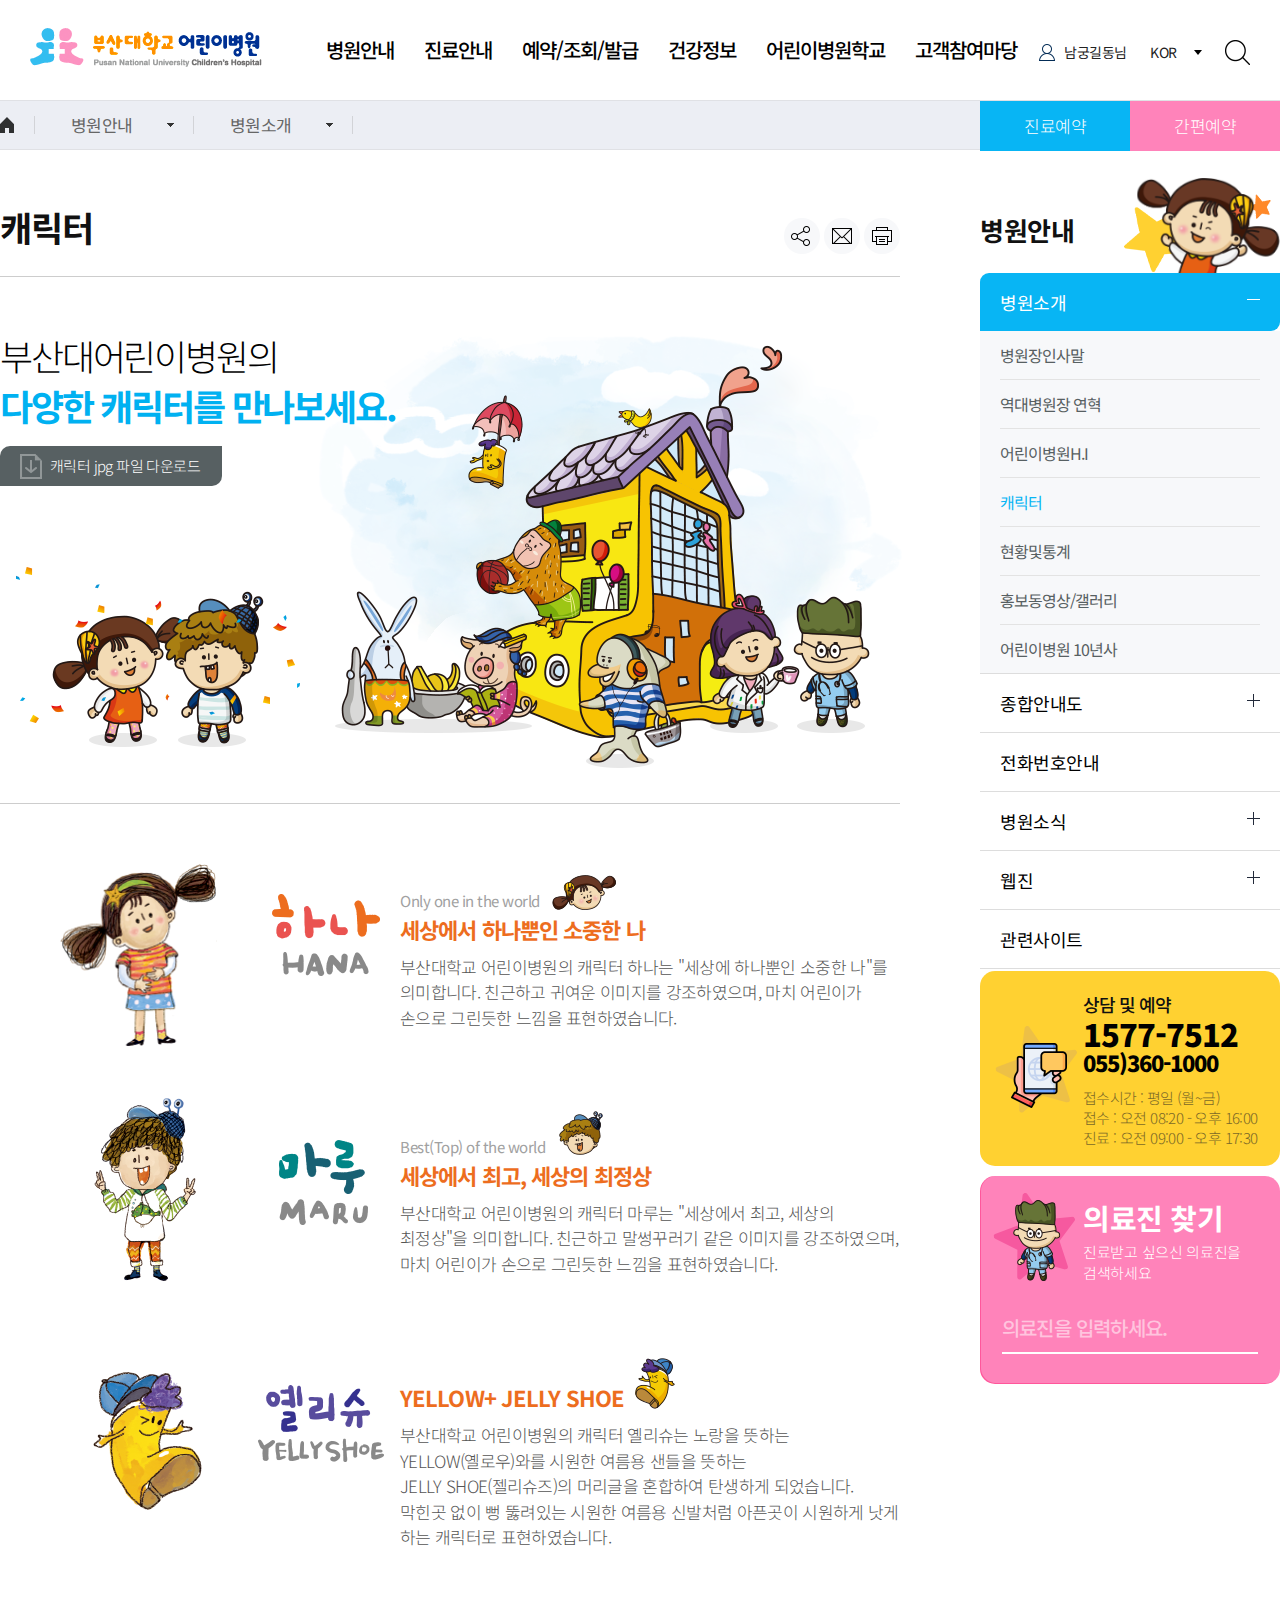
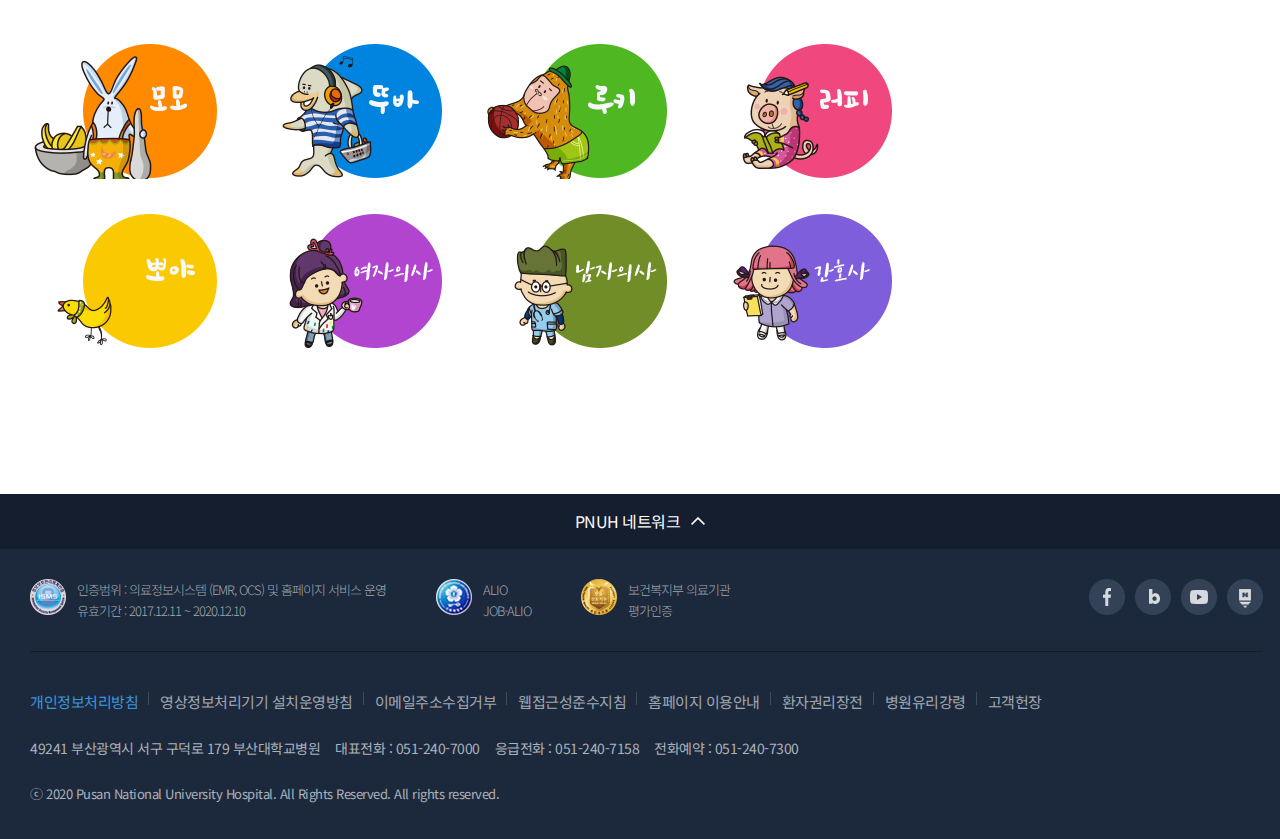
<file: pnuh-kids/chart-intro.html>
<!DOCTYPE html>
<html lang="ko">
    <head>
        <meta charset="UTF-8" />
        <meta name="viewport" content="" />
        <meta http-equiv="X-UA-Compatible" content="ie=edge" />
        <title>부산대학교 어린이병원</title>
        <meta name="title" content="부산대학교 어린이병원" />
        <meta name="Description" content="051-240-7000, 부산광역시 서구 구덕로 179, 생명 존중의 정신 부산대학교 어린이병원" />
        <meta
            name="Keywords"
            content="부산대학교병원, 부산대학병원, 부산대병원, 어린이병원, Pusan National University Hospital, 온라인예약, 간편예약, 진료과소개, 의료진소개, 오시는길"
        />
        <meta name="robots" content="index,follow" />
        <meta property="og:site_name" content="부산대학교 어린이병원" />
        <meta property="og:title" content="부산대학교 어린이병원" />
        <meta property="og:description" content="051-240-7000, 부산광역시 서구 구덕로 179, 생명 존중의 정신 부산대학교 어린이병원" />
        <meta property="og:image" content="./images/common/pnuhicon.ico" />
        <meta property="og:url" content="https://kids.pnuyh.or.kr/" />

        <link rel="shortcut icon" href="./images/common/pnuhicon.ico" />

        <link rel="stylesheet" type="text/css" href="./include/vender/slick/slick.css" />
        <link
            rel="stylesheet"
            href="https://maxst.icons8.com/vue-static/landings/line-awesome/line-awesome/1.3.0/css/line-awesome.min.css"
        />
        <link
            href="https://fonts.googleapis.com/css2?family=Noto+Sans+KR:wght@300;400;500;700;900&family=Roboto:wght@700&display=swap"
            rel="stylesheet"
        />
        <link rel="stylesheet" type="text/css" href="./include/vender/mCustomScrollbar/jquery.mCustomScrollbar.css" />
        <link rel="stylesheet" href="./include/css/comm.css" />

        <script src="https://ajax.googleapis.com/ajax/libs/jquery/3.5.1/jquery.min.js"></script>
        <script src="./include/vender/slick/slick.min.js"></script>
        <script src="./include/vender/jquery.easing.1.3.js"></script>
        <script src="./include/vender/mCustomScrollbar/jquery.mCustomScrollbar.concat.min.js"></script>
        <script src="./include/js/reN_layout.js"></script>
        <!--[if lt IE 9]>
            <script src="./include/vender/html5shiv.js"></script>
        <![endif]-->
    </head>

    <!--
body 클래스 규칙 :
*상단 간편예약이 있을 경우(메인페이지 경우) typeEasy 클래스 추가 / 없을경우 typeEasy 클래스 삭제
*상단 띠배너가 있을 경우 typeHeadBnr 클래스 추가 / 없을경우 typeHeadBnr 클래스 삭제
-->
    <body>
        <div id="skip_menu">
            <a href="#contents">컨텐츠 바로가기</a>
            <a href="#header">주메뉴 바로가기</a>
            <a href="#footer">푸터 바로가기</a>
        </div>

        <div id="header">
            <header>
                <h1 class="logo">
                    <a href="index.html">부산대학교 어린이병원</a>
                </h1>

                <nav>
                    <ul id="gnb">
                        <li class="child">
                            <a href="#none">병원안내</a>
                            <div class="gnbTit">
                                <h2>병원안내</h2>
                                <p>부산대학교어린이병원의 각종 <br />소식들을 자세히 소개합니다.</p>
                            </div>
                            <ul class="menuM">
                                <li class="child">
                                    <a href="#none">병원소개</a>
                                    <ul class="menuS">
                                        <li><a href="#none">병원장인사말</a></li>
                                        <li><a href="#none">역대병원장</a></li>
                                        <li><a href="#none">연혁</a></li>
                                        <li><a href="#none">어린이병원H.I</a></li>
                                        <li><a href="#none">캐릭터</a></li>
                                        <li><a href="#none">현황및통계</a></li>
                                        <li><a href="#none">홍보동영상/갤러리</a></li>
                                        <li><a href="#none">어린이병원 10년사</a></li>
                                    </ul>
                                </li>
                                <li class="child">
                                    <a href="#none">종합안내도</a>
                                    <ul class="menuS">
                                        <li><a href="#none">오시는길</a></li>
                                        <li><a href="#none">병원안내도</a></li>
                                        <li><a href="#none">주차장이용안내</a></li>
                                        <li><a href="#none">편의시설안내</a></li>
                                    </ul>
                                </li>
                                <li><a href="#none">전화번호안내</a></li>
                                <li class="child">
                                    <a href="#none">병원소식</a>
                                    <ul class="menuS">
                                        <li><a href="#none">병원뉴스</a></li>
                                        <li><a href="#none">언론보도</a></li>
                                        <li><a href="#none">TV보도</a></li>
                                    </ul>
                                </li>
                                <li class="child">
                                    <a href="#none">웹진</a>
                                    <ul class="menuS">
                                        <li><a href="#none">병원보</a></li>
                                    </ul>
                                </li>
                                <li><a href="#none">관련사이트</a></li>
                            </ul>
                        </li>
                        <li class="child">
                            <a href="#none">진료안내</a>
                            <div class="gnbTit">
                                <h2>진료안내</h2>
                                <p>진료 및 입퇴원 진료과 소개 등을 <br />상세히 안내해 드립니다.</p>
                            </div>
                            <ul class="menuM">
                                <li class="child">
                                    <a href="#none">진료안내</a>
                                    <ul class="menuS">
                                        <li><a href="#none">외래이용접수안내</a></li>
                                        <li><a href="#none">진료비수남/환불안내</a></li>
                                        <li><a href="#none">입퇴원안내</a></li>
                                        <li><a href="#none">진료예약안내</a></li>
                                        <li><a href="#none">병문안 안내</a></li>
                                        <li><a href="#none">예방접종</a></li>
                                        <li><a href="#none">검사실안내</a></li>
                                    </ul>
                                </li>
                                <li><a href="#none">응급진료안내</a></li>
                                <li><a href="#none">비급여진료안내</a></li>
                                <li><a href="#none">센터/클리닉</a></li>
                                <li><a href="#none">과별전문진료</a></li>
                            </ul>
                        </li>
                        <li class="child">
                            <a href="#none">예약/조회/발급</a>
                            <div class="gnbTit">
                                <h2>예약/조회/발급</h2>
                                <p>예약부터 조회 및 검사결과 등을 <br />한번에 확인하실 수 있습니다.</p>
                            </div>
                            <ul class="menuM">
                                <li><a href="#none">진료예약</a></li>
                                <li class="child">
                                    <a href="#none">예약조회</a>
                                    <ul class="menuS">
                                        <li><a href="#none">예약일정조회</a></li>
                                        <li><a href="#none">이력조회</a></li>
                                    </ul>
                                </li>
                                <li><a href="#none">진료시간표</a></li>
                                <li class="child">
                                    <a href="#none">의무기록발급신청</a>
                                    <ul class="menuS">
                                        <li><a href="#none">인터넷신청</a></li>
                                    </ul>
                                </li>
                                <li><a href="#none">증명서 발급/신청</a></li>
                            </ul>
                        </li>
                        <li class="child">
                            <a href="#none">건강정보</a>
                            <div class="gnbTit">
                                <h2>건강정보</h2>
                                <p>
                                    각종 질병 및 투약정보 등 <br />
                                    다양한 건강정보들을 만나보세요.
                                </p>
                            </div>
                            <ul class="menuM">
                                <li class="child">
                                    <a href="#none">종합질병정보</a>
                                    <ul class="menuS">
                                        <li><a href="#none">어린이건강정보</a></li>
                                        <li><a href="#none">어린이건강FAQ</a></li>
                                        <li><a href="#none">어린이검사정보</a></li>
                                        <li><a href="#none">어린이약품정보</a></li>
                                        <li><a href="#none">어린이영양정보</a></li>
                                        <li><a href="#none">어린이건강칼럼</a></li>
                                    </ul>
                                </li>
                                <li><a href="#none">의료장비정보</a></li>
                                <li><a href="#none">건강교실안내</a></li>
                                <li><a href="#none">건강상담</a></li>
                            </ul>
                        </li>
                        <li class="child">
                            <a href="#none">어린이병원학교</a>
                            <div class="gnbTit">
                                <h2>어린이병원학교</h2>
                                <p>어린이는 우리의 꿈이며 미래입니다.</p>
                            </div>
                            <ul class="menuM">
                                <li><a href="#none">어린이병원학교소개</a></li>
                                <li><a href="#none">자원봉사자</a></li>
                                <li><a href="#none">연혁</a></li>
                                <li><a href="#none">교사소개</a></li>
                                <li><a href="#none">학사/행정/교육일정</a></li>
                                <li><a href="#none">수업시간표</a></li>
                                <li><a href="#none">포토갤러리</a></li>
                                <li><a href="#none">낙서장</a></li>
                            </ul>
                        </li>
                        <li class="child">
                            <a href="#none">고객참여마당</a>
                            <div class="gnbTit">
                                <h2>고객참여마당</h2>
                                <p>고객의 의견에 귀 기울이도록 항상 최선을 다하겠습니다.</p>
                            </div>
                            <ul class="menuM">
                                <li class="child">
                                    <a href="#none">환자와의 약속</a>
                                    <ul class="menuS">
                                        <li><a href="#none">병원윤리강령</a></li>
                                        <li><a href="#none">환자권리장전</a></li>
                                    </ul>
                                </li>
                                <li><a href="#none">환우회모임게시판</a></li>
                                <li><a href="#none">친절직원추천</a></li>
                                <li class="child">
                                    <a href="#none">어린이병원후원회</a>
                                    <ul class="menuS">
                                        <li><a href="#none">인사말</a></li>
                                        <li><a href="#none">기부하기</a></li>
                                        <li><a href="#none">후원인예우</a></li>
                                        <li><a href="#none">후원인명단</a></li>
                                    </ul>
                                </li>
                                <li><a href="#none">고객의 소리</a></li>
                            </ul>
                        </li>
                    </ul>
                </nav>

                <div class="gnb_util">
                    <div class="myInfo">
                        <span class="btn_member"><button type="button">남궁길동님</button></span>
                        <ul class="infoList">
                            <li><a href="#none">마이페이지</a></li>
                            <li><a href="#none">로그아웃</a></li>
                        </ul>
                    </div>

                    <div class="language">
                        <button type="button" class="btn_langSel">KOR</button>
                        <ul class="langList">
                            <li>
                                <a href="https://english.pnuh.or.kr/english/main/main.do?rbsIdx=1" target="_blank" title="새창">English</a>
                            </li>
                            <li>
                                <a href="https://chinese.pnuh.or.kr/chinese/main/main.do?rbsIdx=1" target="_blank" title="새창">Chinese</a>
                            </li>
                            <li>
                                <a href="https://japanese.pnuh.or.kr/japanese/main/main.do?rbsIdx=1" target="_blank" title="새창"
                                    >Japanese</a
                                >
                            </li>
                            <li>
                                <a href="https://russian.pnuh.or.kr/russian/main/main.do?rbsIdx=1" target="_blank" title="새창">Russian</a>
                            </li>
                            <li>
                                <a href="https://mongolian.pnuh.or.kr/mongolian/main/main.do?rbsIdx=1" target="_blank" title="새창"
                                    >Nongolian</a
                                >
                            </li>
                        </ul>
                    </div>

                    <button type="button" class="btn_topSearch">검색</button>
                    <!-- 검색영역-->
                    <section class="sec_topsSearch">
                        <div class="searchBoxWrap">
                            <fieldset class="topSrch">
                                <legend>검색 영역</legend>
                                <input type="text" class="inp_t" id="topSrch_srch" title="검색어 입력" placeholder="검색어를 입력하세요." />
                                <button type="button" class="btn_srch">검색</button>
                            </fieldset>
                        </div>
                    </section>
                    <!-- //검색영역-->
                </div>
            </header>
        </div>
        <script>
            var gnbDep1 = 1;
            var gnbDep2 = 1;
            var gnbDep3 = 0;
        </script>
        <hr />
        <!-- 서브페이지 .contSub 추가 -->
        <div id="container" class="contSub">
            <!-- snb -->
            <div id="snb_nav">
                <div class="snbWrap">
                    <a href="#none" class="btn_snbHome">홈</a>

                    <ul id="snb">
                        <li class="child">
                            <a href="#none">병원안내</a>
                            <ul class="menuM">
                                <li class="child">
                                    <a href="#none">병원소개</a>
                                    <ul class="menuS">
                                        <li><a href="#none">병원장인사말</a></li>
                                        <li><a href="#none">역대병원장</a></li>
                                        <li><a href="#none">연혁</a></li>
                                        <li><a href="#none">어린이병원H.I</a></li>
                                        <li><a href="#none">캐릭터</a></li>
                                        <li><a href="#none">현황및통계</a></li>
                                        <li><a href="#none">홍보동영상/갤러리</a></li>
                                        <li><a href="#none">어린이병원 10년사</a></li>
                                    </ul>
                                </li>
                                <li class="child">
                                    <a href="#none">종합안내도</a>
                                    <ul class="menuS">
                                        <li><a href="#none">오시는길</a></li>
                                        <li><a href="#none">병원안내도</a></li>
                                        <li><a href="#none">주차장이용안내</a></li>
                                        <li><a href="#none">편의시설안내</a></li>
                                    </ul>
                                </li>
                                <li><a href="#none">전화번호안내</a></li>
                                <li class="child">
                                    <a href="#none">병원소식</a>
                                    <ul class="menuS">
                                        <li><a href="#none">병원뉴스</a></li>
                                        <li><a href="#none">언론보도</a></li>
                                        <li><a href="#none">TV보도</a></li>
                                    </ul>
                                </li>
                                <li class="child">
                                    <a href="#none">웹진</a>
                                    <ul class="menuS">
                                        <li><a href="#none">병원보</a></li>
                                    </ul>
                                </li>
                                <li><a href="#none">관련사이트</a></li>
                            </ul>
                        </li>
                        <li class="child">
                            <a href="#none">진료안내</a>
                            <ul class="menuM">
                                <li class="child">
                                    <a href="#none">진료안내</a>
                                    <ul class="menuS">
                                        <li><a href="#none">외래이용접수안내</a></li>
                                        <li><a href="#none">진료비수남/환불안내</a></li>
                                        <li><a href="#none">입퇴원안내</a></li>
                                        <li><a href="#none">진료예약안내</a></li>
                                        <li><a href="#none">병문안 안내</a></li>
                                        <li><a href="#none">예방접종</a></li>
                                        <li><a href="#none">검사실안내</a></li>
                                    </ul>
                                </li>
                                <li><a href="#none">응급진료안내</a></li>
                                <li><a href="#none">비급여진료안내</a></li>
                                <li><a href="#none">센터/클리닉</a></li>
                                <li><a href="#none">과별전문진료</a></li>
                            </ul>
                        </li>
                        <li class="child">
                            <a href="#none">예약/조회/발급</a>
                            <ul class="menuM">
                                <li><a href="#none">진료예약</a></li>
                                <li class="child">
                                    <a href="#none">예약조회</a>
                                    <ul class="menuS">
                                        <li><a href="#none">예약일정조회</a></li>
                                        <li><a href="#none">이력조회</a></li>
                                    </ul>
                                </li>
                                <li><a href="#none">진료시간표</a></li>
                                <li class="child">
                                    <a href="#none">의무기록발급신청</a>
                                    <ul class="menuS">
                                        <li><a href="#none">인터넷신청</a></li>
                                    </ul>
                                </li>
                                <li><a href="#none">증명서 발급/신청</a></li>
                            </ul>
                        </li>
                        <li class="child">
                            <a href="#none">건강정보</a>
                            <ul class="menuM">
                                <li class="child">
                                    <a href="#none">종합질병정보</a>
                                    <ul class="menuS">
                                        <li><a href="#none">어린이건강정보</a></li>
                                        <li><a href="#none">어린이건강FAQ</a></li>
                                        <li><a href="#none">어린이검사정보</a></li>
                                        <li><a href="#none">어린이약품정보</a></li>
                                        <li><a href="#none">어린이영양정보</a></li>
                                        <li><a href="#none">어린이건강칼럼</a></li>
                                    </ul>
                                </li>
                                <li><a href="#none">의료장비정보</a></li>
                                <li><a href="#none">건강교실안내</a></li>
                                <li><a href="#none">건강상담</a></li>
                            </ul>
                        </li>
                        <li class="child">
                            <a href="#none">어린이병원학교</a>
                            <ul class="menuM">
                                <li><a href="#none">어린이병원학교소개</a></li>
                                <li><a href="#none">자원봉사자</a></li>
                                <li><a href="#none">연혁</a></li>
                                <li><a href="#none">교사소개</a></li>
                                <li><a href="#none">학사/행정/교육일정</a></li>
                                <li><a href="#none">수업시간표</a></li>
                                <li><a href="#none">포토갤러리</a></li>
                                <li><a href="#none">낙서장</a></li>
                            </ul>
                        </li>
                        <li class="child">
                            <a href="#none">고객참여마당</a>
                            <ul class="menuM">
                                <li class="child">
                                    <a href="#none">환자와의 약속</a>
                                    <ul class="menuS">
                                        <li><a href="#none">병원윤리강령</a></li>
                                        <li><a href="#none">환자권리장전</a></li>
                                    </ul>
                                </li>
                                <li><a href="#none">환우회모임게시판</a></li>
                                <li><a href="#none">친절직원추천</a></li>
                                <li class="child">
                                    <a href="#none">어린이병원후원회</a>
                                    <ul class="menuS">
                                        <li><a href="#none">인사말</a></li>
                                        <li><a href="#none">기부하기</a></li>
                                        <li><a href="#none">후원인예우</a></li>
                                        <li><a href="#none">후원인명단</a></li>
                                    </ul>
                                </li>
                                <li><a href="#none">고객의 소리</a></li>
                            </ul>
                        </li>
                    </ul>

                    <div class="snb_util">
                        <a href="#none" class="btn_appointmentOnline">진료예약</a>
                        <a href="#none" class="btn_appointmentSimple">간편예약</a>
                    </div>
                </div>
            </div>
            <!-- //snb -->

            <div id="contents">
                <!-- rnb미노출시 contentsExp클래스 추가-->

                <!-- rnb -->

                <div id="rnb_nav">
                    <h2 class="rnbTit bg-rnb01">병원안내</h2>
                    <ul id="rnb">
                        <li class="child">
                            <a href="#none">병원소개</a>
                            <ul class="menuS">
                                <li><a href="#none">병원장인사말 </a></li>
                                <li><a href="#none">역대병원장 연혁</a></li>
                                <li><a href="#none">어린이병원H.I</a></li>
                                <li class="act"><a href="#none">캐릭터</a></li>
                                <li><a href="#none">현황및통계</a></li>
                                <li><a href="#none">홍보동영상/갤러리</a></li>
                                <li><a href="#none">어린이병원 10년사</a></li>
                            </ul>
                        </li>
                        <li class="child">
                            <a href="#none">종합안내도 </a>
                            <ul class="menuS">
                                <li><a href="#none">병원장인사말 </a></li>
                                <li><a href="#none">역대병원장 연혁</a></li>
                            </ul>
                        </li>
                        <li><a href="#none">전화번호안내</a></li>
                        <li class="child">
                            <a href="#none">병원소식</a>
                            <ul class="menuS">
                                <li><a href="#none">병원장인사말 </a></li>
                                <li><a href="#none">역대병원장 연혁</a></li>
                            </ul>
                        </li>
                        <li class="child">
                            <a href="#none">웹진</a>

                            <ul class="menuS">
                                <li><a href="#none">병원장인사말 </a></li>
                                <li><a href="#none">역대병원장 연혁</a></li>
                            </ul>
                        </li>
                        <li><a href="#none">관련사이트</a></li>
                    </ul>
                    <div class="infoBox-yellow">
                        <b>상담 및 예약</b>
                        <em class="tel1">1577-7512 </em>
                        <em class="tel2">055)360-1000</em>
                        <span
                            >접수시간 : 평일 (월~금) <br />
                            접수 : 오전 08:20 - 오후 16:00 <br />
                            진료 : 오전 09:00 - 오후 17:30</span
                        >
                    </div>
                    <div class="infoBox-pink">
                        <b>의료진 찾기</b>
                        <span
                            >진료받고 싶으신 의료진을 <br />
                            검색하세요</span
                        >
                        <form action="post" class="form_doctorsearch">
                            <input type="text" class="inp_t" placeholder="의료진을 입력하세요." title="의료진을 입력하세요." />
                            <button type="button" class="btn_search">
                                <span class="blind">검색</span>
                            </button>
                        </form>
                    </div>
                </div>

                <!-- //rnb -->

                <div class="contentsWrap">
                    <div class="pageTop">
                        <h2 class="pageTit">캐릭터</h2>

                        <!-- page_util -->

                        <div class="page_util">
                            <div class="share">
                                <button type="button" class="btn_share">공유</button>
                                <ul>
                                    <li>
                                        <a href="#none"><img src="./images/layout/f_sns_facebook_on.png" alt="페이스북" /></a>
                                    </li>
                                    <li>
                                        <a href="#none"><img src="./images/layout/f_sns_nBlog_on.png" alt="네이버블로그" /></a>
                                    </li>
                                    <li>
                                        <a href="#none"><img src="./images/layout/f_sns_youtube_on.png" alt="유투브" /></a>
                                    </li>
                                    <li>
                                        <a href="#none"><img src="./images/layout/f_sns_nPost_on.png" alt="네이버포스트" /></a>
                                    </li>
                                </ul>
                            </div>
                            <a href="mailto:" target="_blank" title="새창" class="btn_email">이메일</a>
                            <button type="button" class="btn_print">프린트</button>
                        </div>

                        <!-- //page_util -->
                    </div>

                    <article>
                        <!-- 컨텐츠(내용) -->

                        <div class="directorTxt">
                            <div class="chart-intro">
                                <img src="./images/contents/cont-1-1-4/img-character-intro.png" alt="" class="img-chart-intro" />

                                <div class="tit">
                                    부산대어린이병원의
                                    <strong> 다양한 캐릭터를 만나보세요.</strong>

                                    <a href="#none" class="link-download">캐릭터 jpg 파일 다운로드</a>
                                </div>
                            </div>
                            <ul class="chart-lst-type1">
                                <li>
                                    <em>Only one in the world</em>
                                    <strong> 세상에서 하나뿐인 소중한 나</strong>
                                    <p>
                                        부산대학교 어린이병원의 캐릭터 하나는 "세상에 하나뿐인 소중한 나"를 <br />
                                        의미합니다. 친근하고 귀여운 이미지를 강조하였으며, 마치 어린이가 <br />
                                        손으로 그린듯한 느낌을 표현하였습니다.
                                    </p>
                                </li>
                                <li>
                                    <em>Best(Top) of the world</em>
                                    <strong> 세상에서 최고, 세상의 최정상</strong>
                                    <p>
                                        부산대학교 어린이병원의 캐릭터 마루는 "세상에서 최고, 세상의 <br />
                                        최정상"을 의미합니다. 친근하고 말썽꾸러기 같은 이미지를 강조하였으며, <br />
                                        마치 어린이가 손으로 그린듯한 느낌을 표현하였습니다.
                                    </p>
                                </li>
                                <li>
                                    <strong> YELLOW+ JELLY SHOE</strong>
                                    <p>
                                        부산대학교 어린이병원의 캐릭터 옐리슈는 노랑을 뜻하는 <br />
                                        YELLOW(옐로우)와를 시원한 여름용 샌들을 뜻하는<br />
                                        JELLY SHOE(젤리슈즈)의 머리글을 혼합하여 탄생하게 되었습니다. <br />
                                        막힌곳 없이 뻥 뚫려있는 시원한 여름용 신발처럼 아픈곳이 시원하게 낫게 하는 캐릭터로 표현하였습니다.
                                    </p>
                                </li>
                            </ul>
                            <ul class="chart-lst-type2">
                                <li>모모</li>
                                <li>뚜바</li>
                                <li>루키</li>
                                <li>러피</li>
                                <li>뽀야</li>
                                <li>여자의사</li>
                                <li>남자의사</li>
                                <li>간호사</li>
                            </ul>
                        </div>

                        <!-- //컨텐츠(내용) -->
                    </article>
                </div>
            </div>
        </div>

        <hr />

        <div id="footer">
            <strong class="network"><button type="button">PNUH 네트워크</button></strong>

            <div class="pop_wrap" id="pnuh_network">
                <!-- popup layer(레이어) -->
                <section class="popLayout2 popLayer">
                    <h2 class="popTit">PNUH 네트워크</h2>

                    <div class="popConts">
                        <div class="popInner limit">
                            <!-- 팝업 내용 입력-->

                            <div class="network_list network01">
                                <h3>PNUH 네트워크</h3>
                                <ul>
                                    <li><a href="#none">부산대학교병원</a></li>
                                    <li><a href="#none">양산부산대학교병원</a></li>
                                    <li><a href="#none">부산대학교어린이병원</a></li>
                                    <li><a href="#none">부산대학교치과병원</a></li>
                                    <li><a href="#none">부산대학교한방병원</a></li>
                                    <li><a href="#none">영남권역재활병원</a></li>
                                    <li><a href="#none">진료협력센터</a></li>
                                    <li><a href="#none">발전위원회</a></li>
                                    <li><a href="#none">의생명연구원</a></li>
                                </ul>
                            </div>

                            <div class="network_list network02">
                                <h3>진료과 및 클리닉</h3>
                                <ul>
                                    <li><a href="#none">가정의학과</a></li>
                                    <li><a href="#none">감염내과</a></li>
                                    <li><a href="#none">내분비대사내과</a></li>
                                    <li><a href="#none">류마티스내과</a></li>
                                    <li><a href="#none">마취통증의학과</a></li>
                                    <li><a href="#none">방사선종양학과</a></li>
                                    <li><a href="#none">병리학과</a></li>
                                    <li><a href="#none">비뇨의학과</a></li>
                                    <li><a href="#none">산부인과</a></li>
                                    <li><a href="#none">성형외과</a></li>
                                    <li><a href="#none">소화청소년과</a></li>
                                    <li><a href="#none">소화기내과</a></li>
                                    <li><a href="#none">순환기내과</a></li>
                                    <li><a href="#none">신경과</a></li>
                                    <li><a href="#none">신경외과</a></li>
                                    <li><a href="#none">신장내과</a></li>
                                    <li><a href="#none">안과</a></li>
                                    <li><a href="#none">영상의학과</a></li>
                                    <li><a href="#none">외과</a></li>
                                    <li><a href="#none">외상외과</a></li>
                                    <li><a href="#none">응급의학과</a></li>
                                    <li><a href="#none">이빈인후과</a></li>
                                    <li><a href="#none">재활의학과</a></li>
                                    <li><a href="#none">정신건강의학과</a></li>
                                    <li><a href="#none">정형외과</a></li>
                                    <li><a href="#none">진단검사의학과</a></li>
                                    <li><a href="#none">치과진료센터</a></li>
                                    <li><a href="#none">피부과</a></li>
                                    <li><a href="#none">한의과</a></li>
                                    <li><a href="#none">핵의학과</a></li>
                                    <li><a href="#none">혈액종양내과</a></li>
                                    <li><a href="#none">호흡기알레르기내과</a></li>
                                    <li><a href="#none">흉부외과</a></li>
                                    <li><a href="#none">간췌담도암클리닉</a></li>
                                    <li><a href="#none">대장암클리닉</a></li>
                                    <li><a href="#none">부인암클리닉</a></li>
                                    <li><a href="#none">위암클리닉</a></li>
                                    <li><a href="#none">유방암클리닉</a></li>
                                </ul>
                            </div>

                            <div class="network_list network03">
                                <h3>주요센터</h3>
                                <ul>
                                    <li><a href="#none">감마나이프센터</a></li>
                                    <li><a href="#none">건강증진센터</a></li>
                                    <li><a href="#none">국제진료센터</a></li>
                                    <li><a href="#none">권역외상센터</a></li>
                                    <li><a href="#none">권역호흡기전문질환센터</a></li>
                                    <li><a href="#none">금연지원센터</a></li>
                                    <li><a href="#none">난임센터</a></li>
                                    <li><a href="#none">로봇수술센터</a></li>
                                    <li><a href="#none">부산지역응급의료센터</a></li>
                                    <li><a href="#none">부산장애인구강진료센터</a></li>
                                    <li><a href="#none">부산지역암센터</a></li>
                                    <li><a href="#none">심뇌혈관센터</a></li>
                                    <li><a href="#none">완화의료센터</a></li>
                                    <li><a href="#none">임상시험센터</a></li>
                                    <li><a href="#none">장기이식센터</a></li>
                                    <li><a href="#none">조혈모세포이식센터</a></li>
                                    <li><a href="#none">토모테라피센터</a></li>
                                    <li><a href="#none">통합의학센터</a></li>
                                    <li><a href="#none">PET센터</a></li>
                                    <li><a href="#none">해양의료연구센터</a></li>
                                </ul>
                            </div>
                        </div>
                    </div>

                    <button type="button" class="btn_popClose">창닫기</button>
                </section>
                <!-- //popup layer(레이어) -->
            </div>

            <footer>
                <ul class="f_mark">
                    <li>
                        <img
                            src="./images/layout/f_mark_isms.png"
                            alt="정보보호관리체계인증 &middot; Information Security Management System &middot; KISA 한국인터넷진흥원"
                            class="markImg"
                        />
                        <span>
                            인증범위 : 의료정보시스템 (EMR, OCS) 및 홈페이지 서비스 운영<br />
                            유효기간 : 2017.12.11 ~ 2020.12.10
                        </span>
                    </li>
                    <li>
                        <img src="./images/layout/f_mark_alio.png" alt="공공기관 채용정보 시스템" class="markImg" />
                        <span>
                            ALIO<br />
                            JOB-ALIO
                        </span>
                    </li>
                    <li>
                        <img
                            src="./images/layout/f_mark_koiha.png"
                            alt="HEALTHCARE QUALITY PATIENT SAFETY 보건복지부 인증 의료기관"
                            class="markImg"
                        />
                        <span>
                            보건복지부 의료기관<br />
                            평가인증
                        </span>
                    </li>
                </ul>

                <ul class="f_sns">
                    <li><a href="#none" class="btn_cirFacebook">페이스북</a></li>
                    <li><a href="#none" class="btn_cirNblog">네이버 블로그</a></li>
                    <li><a href="#none" class="btn_cirYoutube">유투브</a></li>
                    <li><a href="#none" class="btn_cirNpost">네이버 포스트</a></li>
                </ul>

                <ul class="f_menu">
                    <li><a href="#none" class="point">개인정보처리방침</a></li>
                    <li><a href="#none">영상정보처리기기 설치운영방침</a></li>
                    <li><a href="#none">이메일주소수집거부</a></li>
                    <li><a href="#none">웹접근성준수지침</a></li>
                    <li><a href="#none">홈페이지 이용안내</a></li>
                    <li><a href="#none">환자권리장전</a></li>
                    <li><a href="#none">병원유리강령</a></li>
                    <li><a href="#none">고객헌장</a></li>
                </ul>

                <address>
                    <span>49241 부산광역시 서구 구덕로 179 부산대학교병원</span> <em>대표전화 : 051-240-7000</em>
                    <em>응급전화 : 051-240-7158</em> <em>전화예약 : 051-240-7300</em>
                </address>
                <p class="copyright">ⓒ 2020 Pusan National University Hospital. All Rights Reserved. All rights reserved.</p>
            </footer>
        </div>

        <button type="button" class="btn_sideTop">위로</button>
    </body>
</html>
</file>
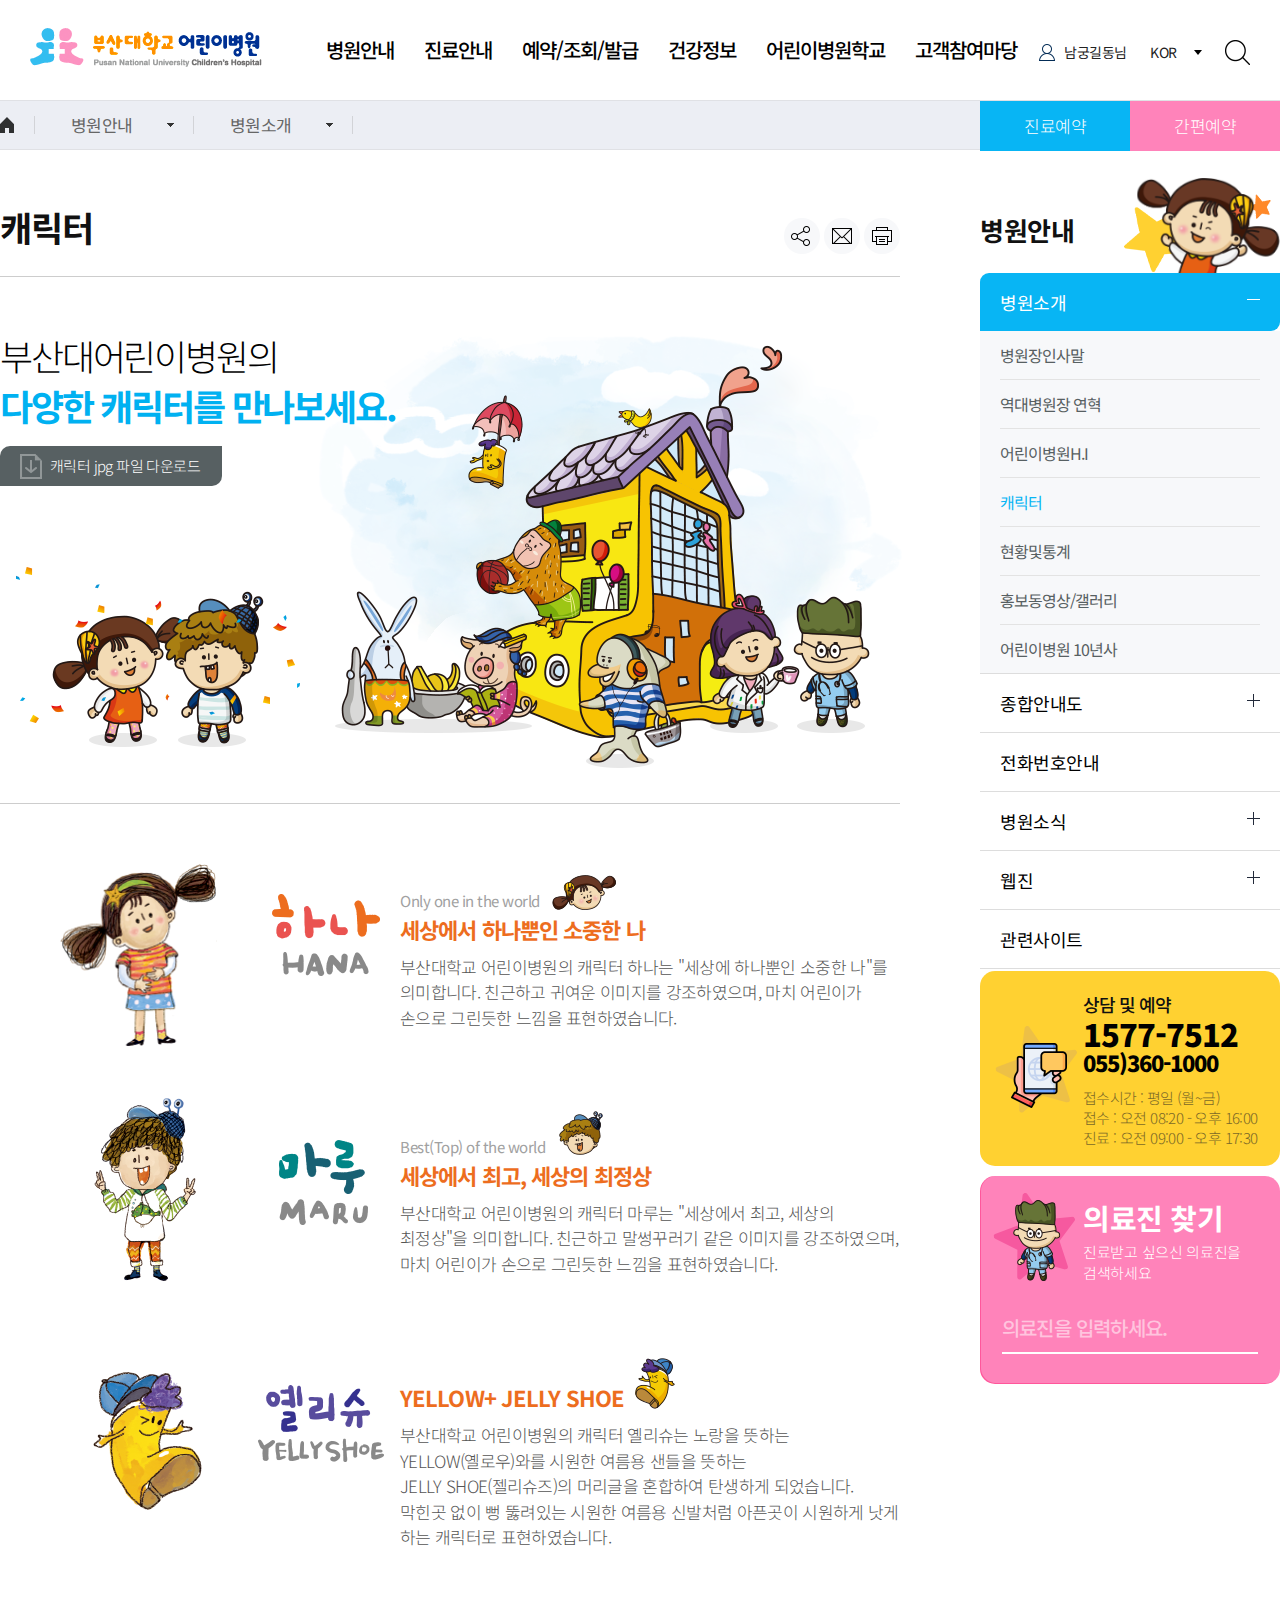
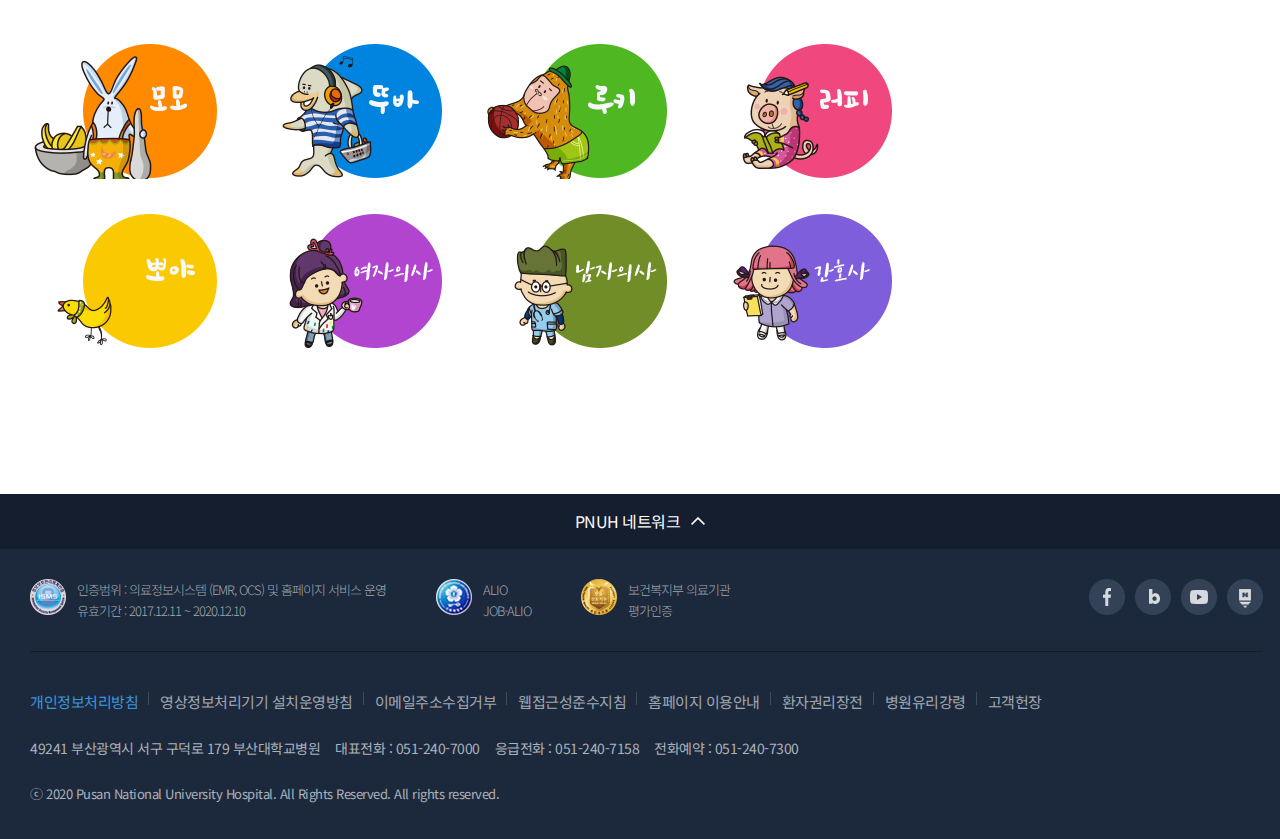
<file: pnuh-kids/sub.html>
<!DOCTYPE html>
<html lang="ko">
    <head>
        <meta charset="UTF-8" />
        <meta name="viewport" content="" />
        <meta http-equiv="X-UA-Compatible" content="ie=edge" />
        <title>부산대학교 어린이병원</title>
        <meta name="title" content="부산대학교 어린이병원" />
        <meta name="Description" content="051-240-7000, 부산광역시 서구 구덕로 179, 생명 존중의 정신 부산대학교 어린이병원" />
        <meta
            name="Keywords"
            content="부산대학교병원, 부산대학병원, 부산대병원, 어린이병원, Pusan National University Hospital, 온라인예약, 간편예약, 진료과소개, 의료진소개, 오시는길"
        />
        <meta name="robots" content="index,follow" />
        <meta property="og:site_name" content="부산대학교 어린이병원" />
        <meta property="og:title" content="부산대학교 어린이병원" />
        <meta property="og:description" content="051-240-7000, 부산광역시 서구 구덕로 179, 생명 존중의 정신 부산대학교 어린이병원" />
        <meta property="og:image" content="./images/common/pnuhicon.ico" />
        <meta property="og:url" content="https://kids.pnuyh.or.kr/" />

        <link rel="shortcut icon" href="./images/common/pnuhicon.ico" />

        <link rel="stylesheet" type="text/css" href="./include/vender/slick/slick.css" />
        <link
            rel="stylesheet"
            href="https://maxst.icons8.com/vue-static/landings/line-awesome/line-awesome/1.3.0/css/line-awesome.min.css"
        />
        <link
            href="https://fonts.googleapis.com/css2?family=Noto+Sans+KR:wght@300;400;500;700;900&family=Roboto:wght@700&display=swap"
            rel="stylesheet"
        />
        <link rel="stylesheet" type="text/css" href="./include/vender/mCustomScrollbar/jquery.mCustomScrollbar.css" />
        <link rel="stylesheet" href="./include/css/comm.css" />

        <script src="https://ajax.googleapis.com/ajax/libs/jquery/3.5.1/jquery.min.js"></script>
        <script src="./include/vender/slick/slick.min.js"></script>
        <script src="./include/vender/jquery.easing.1.3.js"></script>
        <script src="./include/vender/mCustomScrollbar/jquery.mCustomScrollbar.concat.min.js"></script>
        <script src="./include/js/reN_layout.js"></script>
        <!--[if lt IE 9]>
            <script src="./include/vender/html5shiv.js"></script>
        <![endif]-->
    </head>

    <!--
body 클래스 규칙 :
*상단 간편예약이 있을 경우(메인페이지 경우) typeEasy 클래스 추가 / 없을경우 typeEasy 클래스 삭제
*상단 띠배너가 있을 경우 typeHeadBnr 클래스 추가 / 없을경우 typeHeadBnr 클래스 삭제
-->
    <body>
        <div id="skip_menu">
            <a href="#contents">컨텐츠 바로가기</a>
            <a href="#header">주메뉴 바로가기</a>
            <a href="#footer">푸터 바로가기</a>
        </div>

        <div id="header">
            <header>
                <h1 class="logo">
                    <a href="index.html">부산대학교 어린이병원</a>
                </h1>

                <nav>
                    <ul id="gnb">
                        <li class="child">
                            <a href="#none">병원안내</a>
                            <div class="gnbTit">
                                <h2>병원안내</h2>
                                <p>부산대학교어린이병원의 각종 <br />소식들을 자세히 소개합니다.</p>
                            </div>
                            <ul class="menuM">
                                <li class="child">
                                    <a href="#none">병원소개</a>
                                    <ul class="menuS">
                                        <li><a href="#none">병원장인사말</a></li>
                                        <li><a href="#none">역대병원장</a></li>
                                        <li><a href="#none">연혁</a></li>
                                        <li><a href="#none">어린이병원H.I</a></li>
                                        <li><a href="#none">캐릭터</a></li>
                                        <li><a href="#none">현황및통계</a></li>
                                        <li><a href="#none">홍보동영상/갤러리</a></li>
                                        <li><a href="#none">어린이병원 10년사</a></li>
                                    </ul>
                                </li>
                                <li class="child">
                                    <a href="#none">종합안내도</a>
                                    <ul class="menuS">
                                        <li><a href="#none">오시는길</a></li>
                                        <li><a href="#none">병원안내도</a></li>
                                        <li><a href="#none">주차장이용안내</a></li>
                                        <li><a href="#none">편의시설안내</a></li>
                                    </ul>
                                </li>
                                <li><a href="#none">전화번호안내</a></li>
                                <li class="child">
                                    <a href="#none">병원소식</a>
                                    <ul class="menuS">
                                        <li><a href="#none">병원뉴스</a></li>
                                        <li><a href="#none">언론보도</a></li>
                                        <li><a href="#none">TV보도</a></li>
                                    </ul>
                                </li>
                                <li class="child">
                                    <a href="#none">웹진</a>
                                    <ul class="menuS">
                                        <li><a href="#none">병원보</a></li>
                                    </ul>
                                </li>
                                <li><a href="#none">관련사이트</a></li>
                            </ul>
                        </li>
                        <li class="child">
                            <a href="#none">진료안내</a>
                            <div class="gnbTit">
                                <h2>진료안내</h2>
                                <p>진료 및 입퇴원 진료과 소개 등을 <br />상세히 안내해 드립니다.</p>
                            </div>
                            <ul class="menuM">
                                <li class="child">
                                    <a href="#none">진료안내</a>
                                    <ul class="menuS">
                                        <li><a href="#none">외래이용접수안내</a></li>
                                        <li><a href="#none">진료비수남/환불안내</a></li>
                                        <li><a href="#none">입퇴원안내</a></li>
                                        <li><a href="#none">진료예약안내</a></li>
                                        <li><a href="#none">병문안 안내</a></li>
                                        <li><a href="#none">예방접종</a></li>
                                        <li><a href="#none">검사실안내</a></li>
                                    </ul>
                                </li>
                                <li><a href="#none">응급진료안내</a></li>
                                <li><a href="#none">비급여진료안내</a></li>
                                <li><a href="#none">센터/클리닉</a></li>
                                <li><a href="#none">과별전문진료</a></li>
                            </ul>
                        </li>
                        <li class="child">
                            <a href="#none">예약/조회/발급</a>
                            <div class="gnbTit">
                                <h2>예약/조회/발급</h2>
                                <p>예약부터 조회 및 검사결과 등을 <br />한번에 확인하실 수 있습니다.</p>
                            </div>
                            <ul class="menuM">
                                <li><a href="#none">진료예약</a></li>
                                <li class="child">
                                    <a href="#none">예약조회</a>
                                    <ul class="menuS">
                                        <li><a href="#none">예약일정조회</a></li>
                                        <li><a href="#none">이력조회</a></li>
                                    </ul>
                                </li>
                                <li><a href="#none">진료시간표</a></li>
                                <li class="child">
                                    <a href="#none">의무기록발급신청</a>
                                    <ul class="menuS">
                                        <li><a href="#none">인터넷신청</a></li>
                                    </ul>
                                </li>
                                <li><a href="#none">증명서 발급/신청</a></li>
                            </ul>
                        </li>
                        <li class="child">
                            <a href="#none">건강정보</a>
                            <div class="gnbTit">
                                <h2>건강정보</h2>
                                <p>
                                    각종 질병 및 투약정보 등 <br />
                                    다양한 건강정보들을 만나보세요.
                                </p>
                            </div>
                            <ul class="menuM">
                                <li class="child">
                                    <a href="#none">종합질병정보</a>
                                    <ul class="menuS">
                                        <li><a href="#none">어린이건강정보</a></li>
                                        <li><a href="#none">어린이건강FAQ</a></li>
                                        <li><a href="#none">어린이검사정보</a></li>
                                        <li><a href="#none">어린이약품정보</a></li>
                                        <li><a href="#none">어린이영양정보</a></li>
                                        <li><a href="#none">어린이건강칼럼</a></li>
                                    </ul>
                                </li>
                                <li><a href="#none">의료장비정보</a></li>
                                <li><a href="#none">건강교실안내</a></li>
                                <li><a href="#none">건강상담</a></li>
                            </ul>
                        </li>
                        <li class="child">
                            <a href="#none">어린이병원학교</a>
                            <div class="gnbTit">
                                <h2>어린이병원학교</h2>
                                <p>어린이는 우리의 꿈이며 미래입니다.</p>
                            </div>
                            <ul class="menuM">
                                <li><a href="#none">어린이병원학교소개</a></li>
                                <li><a href="#none">자원봉사자</a></li>
                                <li><a href="#none">연혁</a></li>
                                <li><a href="#none">교사소개</a></li>
                                <li><a href="#none">학사/행정/교육일정</a></li>
                                <li><a href="#none">수업시간표</a></li>
                                <li><a href="#none">포토갤러리</a></li>
                                <li><a href="#none">낙서장</a></li>
                            </ul>
                        </li>
                        <li class="child">
                            <a href="#none">고객참여마당</a>
                            <div class="gnbTit">
                                <h2>고객참여마당</h2>
                                <p>고객의 의견에 귀 기울이도록 항상 최선을 다하겠습니다.</p>
                            </div>
                            <ul class="menuM">
                                <li class="child">
                                    <a href="#none">환자와의 약속</a>
                                    <ul class="menuS">
                                        <li><a href="#none">병원윤리강령</a></li>
                                        <li><a href="#none">환자권리장전</a></li>
                                    </ul>
                                </li>
                                <li><a href="#none">환우회모임게시판</a></li>
                                <li><a href="#none">친절직원추천</a></li>
                                <li class="child">
                                    <a href="#none">어린이병원후원회</a>
                                    <ul class="menuS">
                                        <li><a href="#none">인사말</a></li>
                                        <li><a href="#none">기부하기</a></li>
                                        <li><a href="#none">후원인예우</a></li>
                                        <li><a href="#none">후원인명단</a></li>
                                    </ul>
                                </li>
                                <li><a href="#none">고객의 소리</a></li>
                            </ul>
                        </li>
                    </ul>
                </nav>

                <div class="gnb_util">
                    <div class="myInfo">
                        <span class="btn_member"><button type="button">남궁길동님</button></span>
                        <ul class="infoList">
                            <li><a href="#none">마이페이지</a></li>
                            <li><a href="#none">로그아웃</a></li>
                        </ul>
                    </div>

                    <div class="language">
                        <button type="button" class="btn_langSel">KOR</button>
                        <ul class="langList">
                            <li>
                                <a href="https://english.pnuh.or.kr/english/main/main.do?rbsIdx=1" target="_blank" title="새창">English</a>
                            </li>
                            <li>
                                <a href="https://chinese.pnuh.or.kr/chinese/main/main.do?rbsIdx=1" target="_blank" title="새창">Chinese</a>
                            </li>
                            <li>
                                <a href="https://japanese.pnuh.or.kr/japanese/main/main.do?rbsIdx=1" target="_blank" title="새창"
                                    >Japanese</a
                                >
                            </li>
                            <li>
                                <a href="https://russian.pnuh.or.kr/russian/main/main.do?rbsIdx=1" target="_blank" title="새창">Russian</a>
                            </li>
                            <li>
                                <a href="https://mongolian.pnuh.or.kr/mongolian/main/main.do?rbsIdx=1" target="_blank" title="새창"
                                    >Nongolian</a
                                >
                            </li>
                        </ul>
                    </div>

                    <button type="button" class="btn_topSearch">검색</button>
                    <!-- 검색영역-->
                    <section class="sec_topsSearch">
                        <div class="searchBoxWrap">
                            <fieldset class="topSrch">
                                <legend>검색 영역</legend>
                                <input type="text" class="inp_t" id="topSrch_srch" title="검색어 입력" placeholder="검색어를 입력하세요." />
                                <button type="button" class="btn_srch">검색</button>
                            </fieldset>
                        </div>
                    </section>
                    <!-- //검색영역-->
                </div>
            </header>
        </div>
        <script>
            var gnbDep1 = 1;
            var gnbDep2 = 1;
            var gnbDep3 = 0;
        </script>
        <hr />
        <!-- 서브페이지 .contSub 추가 -->
        <div id="container" class="contSub">
            <!-- snb -->
            <div id="snb_nav">
                <div class="snbWrap">
                    <a href="#none" class="btn_snbHome">홈</a>

                    <ul id="snb">
                        <li class="child">
                            <a href="#none">병원안내</a>
                            <ul class="menuM">
                                <li class="child">
                                    <a href="#none">병원소개</a>
                                    <ul class="menuS">
                                        <li><a href="#none">병원장인사말</a></li>
                                        <li><a href="#none">역대병원장</a></li>
                                        <li><a href="#none">연혁</a></li>
                                        <li><a href="#none">어린이병원H.I</a></li>
                                        <li><a href="#none">캐릭터</a></li>
                                        <li><a href="#none">현황및통계</a></li>
                                        <li><a href="#none">홍보동영상/갤러리</a></li>
                                        <li><a href="#none">어린이병원 10년사</a></li>
                                    </ul>
                                </li>
                                <li class="child">
                                    <a href="#none">종합안내도</a>
                                    <ul class="menuS">
                                        <li><a href="#none">오시는길</a></li>
                                        <li><a href="#none">병원안내도</a></li>
                                        <li><a href="#none">주차장이용안내</a></li>
                                        <li><a href="#none">편의시설안내</a></li>
                                    </ul>
                                </li>
                                <li><a href="#none">전화번호안내</a></li>
                                <li class="child">
                                    <a href="#none">병원소식</a>
                                    <ul class="menuS">
                                        <li><a href="#none">병원뉴스</a></li>
                                        <li><a href="#none">언론보도</a></li>
                                        <li><a href="#none">TV보도</a></li>
                                    </ul>
                                </li>
                                <li class="child">
                                    <a href="#none">웹진</a>
                                    <ul class="menuS">
                                        <li><a href="#none">병원보</a></li>
                                    </ul>
                                </li>
                                <li><a href="#none">관련사이트</a></li>
                            </ul>
                        </li>
                        <li class="child">
                            <a href="#none">진료안내</a>
                            <ul class="menuM">
                                <li class="child">
                                    <a href="#none">진료안내</a>
                                    <ul class="menuS">
                                        <li><a href="#none">외래이용접수안내</a></li>
                                        <li><a href="#none">진료비수남/환불안내</a></li>
                                        <li><a href="#none">입퇴원안내</a></li>
                                        <li><a href="#none">진료예약안내</a></li>
                                        <li><a href="#none">병문안 안내</a></li>
                                        <li><a href="#none">예방접종</a></li>
                                        <li><a href="#none">검사실안내</a></li>
                                    </ul>
                                </li>
                                <li><a href="#none">응급진료안내</a></li>
                                <li><a href="#none">비급여진료안내</a></li>
                                <li><a href="#none">센터/클리닉</a></li>
                                <li><a href="#none">과별전문진료</a></li>
                            </ul>
                        </li>
                        <li class="child">
                            <a href="#none">예약/조회/발급</a>
                            <ul class="menuM">
                                <li><a href="#none">진료예약</a></li>
                                <li class="child">
                                    <a href="#none">예약조회</a>
                                    <ul class="menuS">
                                        <li><a href="#none">예약일정조회</a></li>
                                        <li><a href="#none">이력조회</a></li>
                                    </ul>
                                </li>
                                <li><a href="#none">진료시간표</a></li>
                                <li class="child">
                                    <a href="#none">의무기록발급신청</a>
                                    <ul class="menuS">
                                        <li><a href="#none">인터넷신청</a></li>
                                    </ul>
                                </li>
                                <li><a href="#none">증명서 발급/신청</a></li>
                            </ul>
                        </li>
                        <li class="child">
                            <a href="#none">건강정보</a>
                            <ul class="menuM">
                                <li class="child">
                                    <a href="#none">종합질병정보</a>
                                    <ul class="menuS">
                                        <li><a href="#none">어린이건강정보</a></li>
                                        <li><a href="#none">어린이건강FAQ</a></li>
                                        <li><a href="#none">어린이검사정보</a></li>
                                        <li><a href="#none">어린이약품정보</a></li>
                                        <li><a href="#none">어린이영양정보</a></li>
                                        <li><a href="#none">어린이건강칼럼</a></li>
                                    </ul>
                                </li>
                                <li><a href="#none">의료장비정보</a></li>
                                <li><a href="#none">건강교실안내</a></li>
                                <li><a href="#none">건강상담</a></li>
                            </ul>
                        </li>
                        <li class="child">
                            <a href="#none">어린이병원학교</a>
                            <ul class="menuM">
                                <li><a href="#none">어린이병원학교소개</a></li>
                                <li><a href="#none">자원봉사자</a></li>
                                <li><a href="#none">연혁</a></li>
                                <li><a href="#none">교사소개</a></li>
                                <li><a href="#none">학사/행정/교육일정</a></li>
                                <li><a href="#none">수업시간표</a></li>
                                <li><a href="#none">포토갤러리</a></li>
                                <li><a href="#none">낙서장</a></li>
                            </ul>
                        </li>
                        <li class="child">
                            <a href="#none">고객참여마당</a>
                            <ul class="menuM">
                                <li class="child">
                                    <a href="#none">환자와의 약속</a>
                                    <ul class="menuS">
                                        <li><a href="#none">병원윤리강령</a></li>
                                        <li><a href="#none">환자권리장전</a></li>
                                    </ul>
                                </li>
                                <li><a href="#none">환우회모임게시판</a></li>
                                <li><a href="#none">친절직원추천</a></li>
                                <li class="child">
                                    <a href="#none">어린이병원후원회</a>
                                    <ul class="menuS">
                                        <li><a href="#none">인사말</a></li>
                                        <li><a href="#none">기부하기</a></li>
                                        <li><a href="#none">후원인예우</a></li>
                                        <li><a href="#none">후원인명단</a></li>
                                    </ul>
                                </li>
                                <li><a href="#none">고객의 소리</a></li>
                            </ul>
                        </li>
                    </ul>

                    <div class="snb_util">
                        <a href="#none" class="btn_appointmentOnline">진료예약</a>
                        <a href="#none" class="btn_appointmentSimple">간편예약</a>
                    </div>
                </div>
            </div>
            <!-- //snb -->

            <div id="contents">
                <!-- rnb미노출시 contentsExp클래스 추가-->

                <!-- rnb -->

                <div id="rnb_nav">
                    <h2 class="rnbTit bg-rnb01">병원안내</h2>
                    <ul id="rnb">
                        <li class="child">
                            <a href="#none">병원소개</a>
                            <ul class="menuS">
                                <li><a href="#none">병원장인사말 </a></li>
                                <li><a href="#none">역대병원장 연혁</a></li>
                                <li><a href="#none">어린이병원H.I</a></li>
                                <li class="act"><a href="#none">캐릭터</a></li>
                                <li><a href="#none">현황및통계</a></li>
                                <li><a href="#none">홍보동영상/갤러리</a></li>
                                <li><a href="#none">어린이병원 10년사</a></li>
                            </ul>
                        </li>
                        <li class="child">
                            <a href="#none">종합안내도 </a>
                            <ul class="menuS">
                                <li><a href="#none">병원장인사말 </a></li>
                                <li><a href="#none">역대병원장 연혁</a></li>
                            </ul>
                        </li>
                        <li><a href="#none">전화번호안내</a></li>
                        <li class="child">
                            <a href="#none">병원소식</a>
                            <ul class="menuS">
                                <li><a href="#none">병원장인사말 </a></li>
                                <li><a href="#none">역대병원장 연혁</a></li>
                            </ul>
                        </li>
                        <li class="child">
                            <a href="#none">웹진</a>

                            <ul class="menuS">
                                <li><a href="#none">병원장인사말 </a></li>
                                <li><a href="#none">역대병원장 연혁</a></li>
                            </ul>
                        </li>
                        <li><a href="#none">관련사이트</a></li>
                    </ul>
                    <div class="infoBox-yellow">
                        <b>상담 및 예약</b>
                        <em class="tel1">1577-7512 </em>
                        <em class="tel2">055&#41;360-1000</em>
                        <span
                            >접수시간 : 평일 &#40;월~금&#41; <br />
                            접수 : 오전 08:20 - 오후 16:00 <br />
                            진료 : 오전 09:00 - 오후 17:30</span
                        >
                    </div>
                    <div class="infoBox-pink">
                        <b>의료진 찾기</b>
                        <span
                            >진료받고 싶으신 의료진을 <br />
                            검색하세요</span
                        >
                        <form action="post" class="form_doctorsearch">
                            <input type="text" class="inp_t" placeholder="의료진을 입력하세요." title="의료진을 입력하세요." />
                            <button type="button" class="btn_search">
                                <span class="blind">검색</span>
                            </button>
                        </form>
                    </div>
                </div>

                <!-- //rnb -->

                <div class="contentsWrap">
                    <div class="pageTop">
                        <h2 class="pageTit">캐릭터</h2>

                        <!-- page_util -->

                        <div class="page_util">
                            <div class="share">
                                <button type="button" class="btn_share">공유</button>
                                <ul>
                                    <li>
                                        <a href="#none"><img src="./images/layout/f_sns_facebook_on.png" alt="페이스북" /></a>
                                    </li>
                                    <li>
                                        <a href="#none"><img src="./images/layout/f_sns_nBlog_on.png" alt="네이버블로그" /></a>
                                    </li>
                                    <li>
                                        <a href="#none"><img src="./images/layout/f_sns_youtube_on.png" alt="유투브" /></a>
                                    </li>
                                    <li>
                                        <a href="#none"><img src="./images/layout/f_sns_nPost_on.png" alt="네이버포스트" /></a>
                                    </li>
                                </ul>
                            </div>
                            <a href="mailto:" target="_blank" title="새창" class="btn_email">이메일</a>
                            <button type="button" class="btn_print">프린트</button>
                        </div>

                        <!-- //page_util -->
                    </div>

                    <article>
                        <!-- 컨텐츠(내용) -->

                        <div class="directorTxt">
                            <div class="chart-intro">
                                <img src="./images/contents/cont-1-1-4/img-character-intro.png" alt="" class="img-chart-intro" />

                                <div class="tit">
                                    부산대어린이병원의
                                    <strong> 다양한 캐릭터를 만나보세요.</strong>

                                    <a href="#none" class="link-download">캐릭터 jpg 파일 다운로드</a>
                                </div>
                            </div>
                            <ul class="chart-lst-type1">
                                <li>
                                    <em>Only one in the world</em>
                                    <strong> 세상에서 하나뿐인 소중한 나</strong>
                                    <p>
                                        부산대학교 어린이병원의 캐릭터 하나는 "세상에 하나뿐인 소중한 나"를 <br />
                                        의미합니다. 친근하고 귀여운 이미지를 강조하였으며, 마치 어린이가 <br />
                                        손으로 그린듯한 느낌을 표현하였습니다.
                                    </p>
                                </li>
                                <li>
                                    <em>Best(Top) of the world</em>
                                    <strong> 세상에서 최고, 세상의 최정상</strong>
                                    <p>
                                        부산대학교 어린이병원의 캐릭터 마루는 "세상에서 최고, 세상의 <br />
                                        최정상"을 의미합니다. 친근하고 말썽꾸러기 같은 이미지를 강조하였으며, <br />
                                        마치 어린이가 손으로 그린듯한 느낌을 표현하였습니다.
                                    </p>
                                </li>
                                <li>
                                    <strong> YELLOW+ JELLY SHOE</strong>
                                    <p>
                                        부산대학교 어린이병원의 캐릭터 옐리슈는 노랑을 뜻하는 <br />
                                        YELLOW(옐로우)와를 시원한 여름용 샌들을 뜻하는<br />
                                        JELLY SHOE(젤리슈즈)의 머리글을 혼합하여 탄생하게 되었습니다. <br />
                                        막힌곳 없이 뻥 뚫려있는 시원한 여름용 신발처럼 아픈곳이 시원하게 낫게 하는 캐릭터로 표현하였습니다.
                                    </p>
                                </li>
                            </ul>
                            <ul class="chart-lst-type2">
                                <li>모모</li>
                                <li>뚜바</li>
                                <li>루키</li>
                                <li>러피</li>
                                <li>뽀야</li>
                                <li>여자의사</li>
                                <li>남자의사</li>
                                <li>간호사</li>
                            </ul>
                        </div>

                        <!-- //컨텐츠(내용) -->
                    </article>
                </div>
            </div>
        </div>

        <hr />

        <div id="footer">
            <strong class="network"><button type="button">PNUH 네트워크</button></strong>

            <div class="pop_wrap" id="pnuh_network">
                <!-- popup layer(레이어) -->
                <section class="popLayout2 popLayer">
                    <h2 class="popTit">PNUH 네트워크</h2>

                    <div class="popConts">
                        <div class="popInner limit">
                            <!-- 팝업 내용 입력-->

                            <div class="network_list network01">
                                <h3>PNUH 네트워크</h3>
                                <ul>
                                    <li><a href="#none">부산대학교병원</a></li>
                                    <li><a href="#none">양산부산대학교병원</a></li>
                                    <li><a href="#none">부산대학교어린이병원</a></li>
                                    <li><a href="#none">부산대학교치과병원</a></li>
                                    <li><a href="#none">부산대학교한방병원</a></li>
                                    <li><a href="#none">영남권역재활병원</a></li>
                                    <li><a href="#none">진료협력센터</a></li>
                                    <li><a href="#none">발전위원회</a></li>
                                    <li><a href="#none">의생명연구원</a></li>
                                </ul>
                            </div>

                            <div class="network_list network02">
                                <h3>진료과 및 클리닉</h3>
                                <ul>
                                    <li><a href="#none">가정의학과</a></li>
                                    <li><a href="#none">감염내과</a></li>
                                    <li><a href="#none">내분비대사내과</a></li>
                                    <li><a href="#none">류마티스내과</a></li>
                                    <li><a href="#none">마취통증의학과</a></li>
                                    <li><a href="#none">방사선종양학과</a></li>
                                    <li><a href="#none">병리학과</a></li>
                                    <li><a href="#none">비뇨의학과</a></li>
                                    <li><a href="#none">산부인과</a></li>
                                    <li><a href="#none">성형외과</a></li>
                                    <li><a href="#none">소화청소년과</a></li>
                                    <li><a href="#none">소화기내과</a></li>
                                    <li><a href="#none">순환기내과</a></li>
                                    <li><a href="#none">신경과</a></li>
                                    <li><a href="#none">신경외과</a></li>
                                    <li><a href="#none">신장내과</a></li>
                                    <li><a href="#none">안과</a></li>
                                    <li><a href="#none">영상의학과</a></li>
                                    <li><a href="#none">외과</a></li>
                                    <li><a href="#none">외상외과</a></li>
                                    <li><a href="#none">응급의학과</a></li>
                                    <li><a href="#none">이빈인후과</a></li>
                                    <li><a href="#none">재활의학과</a></li>
                                    <li><a href="#none">정신건강의학과</a></li>
                                    <li><a href="#none">정형외과</a></li>
                                    <li><a href="#none">진단검사의학과</a></li>
                                    <li><a href="#none">치과진료센터</a></li>
                                    <li><a href="#none">피부과</a></li>
                                    <li><a href="#none">한의과</a></li>
                                    <li><a href="#none">핵의학과</a></li>
                                    <li><a href="#none">혈액종양내과</a></li>
                                    <li><a href="#none">호흡기알레르기내과</a></li>
                                    <li><a href="#none">흉부외과</a></li>
                                    <li><a href="#none">간췌담도암클리닉</a></li>
                                    <li><a href="#none">대장암클리닉</a></li>
                                    <li><a href="#none">부인암클리닉</a></li>
                                    <li><a href="#none">위암클리닉</a></li>
                                    <li><a href="#none">유방암클리닉</a></li>
                                </ul>
                            </div>

                            <div class="network_list network03">
                                <h3>주요센터</h3>
                                <ul>
                                    <li><a href="#none">감마나이프센터</a></li>
                                    <li><a href="#none">건강증진센터</a></li>
                                    <li><a href="#none">국제진료센터</a></li>
                                    <li><a href="#none">권역외상센터</a></li>
                                    <li><a href="#none">권역호흡기전문질환센터</a></li>
                                    <li><a href="#none">금연지원센터</a></li>
                                    <li><a href="#none">난임센터</a></li>
                                    <li><a href="#none">로봇수술센터</a></li>
                                    <li><a href="#none">부산지역응급의료센터</a></li>
                                    <li><a href="#none">부산장애인구강진료센터</a></li>
                                    <li><a href="#none">부산지역암센터</a></li>
                                    <li><a href="#none">심뇌혈관센터</a></li>
                                    <li><a href="#none">완화의료센터</a></li>
                                    <li><a href="#none">임상시험센터</a></li>
                                    <li><a href="#none">장기이식센터</a></li>
                                    <li><a href="#none">조혈모세포이식센터</a></li>
                                    <li><a href="#none">토모테라피센터</a></li>
                                    <li><a href="#none">통합의학센터</a></li>
                                    <li><a href="#none">PET센터</a></li>
                                    <li><a href="#none">해양의료연구센터</a></li>
                                </ul>
                            </div>
                        </div>
                    </div>

                    <button type="button" class="btn_popClose">창닫기</button>
                </section>
                <!-- //popup layer(레이어) -->
            </div>

            <footer>
                <ul class="f_mark">
                    <li>
                        <img
                            src="./images/layout/f_mark_isms.png"
                            alt="정보보호관리체계인증 &middot; Information Security Management System &middot; KISA 한국인터넷진흥원"
                            class="markImg"
                        />
                        <span>
                            인증범위 : 의료정보시스템 (EMR, OCS) 및 홈페이지 서비스 운영<br />
                            유효기간 : 2017.12.11 ~ 2020.12.10
                        </span>
                    </li>
                    <li>
                        <img src="./images/layout/f_mark_alio.png" alt="공공기관 채용정보 시스템" class="markImg" />
                        <span>
                            ALIO<br />
                            JOB-ALIO
                        </span>
                    </li>
                    <li>
                        <img
                            src="./images/layout/f_mark_koiha.png"
                            alt="HEALTHCARE QUALITY PATIENT SAFETY 보건복지부 인증 의료기관"
                            class="markImg"
                        />
                        <span>
                            보건복지부 의료기관<br />
                            평가인증
                        </span>
                    </li>
                </ul>

                <ul class="f_sns">
                    <li><a href="#none" class="btn_cirFacebook">페이스북</a></li>
                    <li><a href="#none" class="btn_cirNblog">네이버 블로그</a></li>
                    <li><a href="#none" class="btn_cirYoutube">유투브</a></li>
                    <li><a href="#none" class="btn_cirNpost">네이버 포스트</a></li>
                </ul>

                <ul class="f_menu">
                    <li><a href="#none" class="point">개인정보처리방침</a></li>
                    <li><a href="#none">영상정보처리기기 설치운영방침</a></li>
                    <li><a href="#none">이메일주소수집거부</a></li>
                    <li><a href="#none">웹접근성준수지침</a></li>
                    <li><a href="#none">홈페이지 이용안내</a></li>
                    <li><a href="#none">환자권리장전</a></li>
                    <li><a href="#none">병원유리강령</a></li>
                    <li><a href="#none">고객헌장</a></li>
                </ul>

                <address>
                    <span>49241 부산광역시 서구 구덕로 179 부산대학교병원</span> <em>대표전화 : 051-240-7000</em>
                    <em>응급전화 : 051-240-7158</em> <em>전화예약 : 051-240-7300</em>
                </address>
                <p class="copyright">ⓒ 2020 Pusan National University Hospital. All Rights Reserved. All rights reserved.</p>
            </footer>
        </div>

        <button type="button" class="btn_sideTop">위로</button>
    </body>
</html>
</file>
<file: pnuh-kids/include/css/comm.css>
@charset "UTF-8";
/* reset */
body,
div,
dl,
dt,
dd,
ul,
ol,
li,
h1,
h2,
h3,
h4,
h5,
h6,
pre,
code,
form,
fieldset,
legend,
textarea,
p,
blockquote,
th,
td,
input,
select,
textarea,
button,
section,
article,
header,
main,
footer,
nav,
aside,
details {
  margin: 0;
  padding: 0;
  -webkit-box-sizing: border-box;
          box-sizing: border-box;
}

fieldset,
img {
  border: 0 none;
}

dl,
ul,
ol,
menu,
li {
  list-style: none;
}

blockquote,
q {
  quotes: none;
}

blockquote:before, blockquote:after {
  content: "";
  content: none;
}

q:before, q:after {
  content: "";
  content: none;
}

input,
select,
textarea {
  font-size: 100%;
  vertical-align: middle;
}

button {
  font-size: 100%;
  vertical-align: middle;
  border: 0 none;
  background-color: transparent;
  cursor: pointer;
}

table {
  border-collapse: collapse;
  border-spacing: 0;
}

body {
  -webkit-text-size-adjust: none;
}

/* 뷰표트 변환시 폰트크기 자동확대 방지 */
input[type="text"], input[type="password"], input[type="submit"], input[type="search"] {
  -webkit-appearance: none;
  border-radius: 0;
}

input:checked[type="checkbox"] {
  background-color: #666;
  -webkit-appearance: checkbox;
}

button {
  -webkit-appearance: button;
  border-radius: 0;
}

input[type="button"], input[type="submit"], input[type="reset"], input[type="file"] {
  -webkit-appearance: button;
  border-radius: 0;
}

input[type="search"]::-webkit-search-cancel-button {
  -webkit-appearance: none;
}

/* 기본 폰트 설정 */
body,
th,
td,
input,
select,
textarea,
button {
  font-size: 14px;
  font-weight: 400;
  line-height: 1.5;
  font-family: "Noto Sans KR", "Malgun Gothic", "맑은 고딕", sans-serif;
  color: #222;
  letter-spacing: -0.5px;
}

/* color값은 디자인가이드에 맞게사용 */
a {
  color: #333;
  text-decoration: none;
}

a:active, a:hover {
  text-decoration: none;
}

address,
caption,
cite,
code,
dfn,
em,
var,
address,
caption,
cite,
code,
dfn,
em,
var {
  font-style: normal;
  font-weight: normal;
}

hr {
  display: none;
}

input[type="password"] {
  font-family: "Malgun Gothic";
}

/* skipnavigation */
#skip_menu > a {
  display: block;
  position: fixed;
  left: 0;
  top: -30px;
  width: 100%;
  height: 28px;
  margin: 0 auto;
  padding: 0 10px;
  background: #111;
  color: #fff;
  font-size: 14px;
  line-height: 28px;
  text-align: center;
  text-decoration: underline;
  z-index: 10000;
}

#skip_menu > a:active, #skip_menu > a:focus {
  top: 0;
}

/* 이미지 스프라이트 */
.img_g {
  display: inline-block;
  overflow: hidden;
  background: url(../../images/common/comm.png) no-repeat;
  vertical-align: top;
}

/* 이미지 */
/* global */
.ir_pm {
  display: block;
  overflow: hidden;
  font-size: 0px;
  line-height: 0;
  text-indent: -9999px;
}

/* 사용된 이미지내 의미있는 텍스트의 대체텍스트를 제공할때 */
.ir_wa {
  display: block;
  overflow: hidden;
  position: relative;
  z-index: -10;
  width: 100%;
  height: 100%;
}

/* 중요한 이미지 대체텍스트로 이미지off시에도 대체 텍스트를 보여주고자 할때 */
.blind,
caption,
legend {
  overflow: hidden;
  position: absolute;
  width: 0;
  height: 0;
  line-height: 0;
  text-indent: -9999px;
}

/* 대체텍스트가 아닌 접근성을 위한 숨김텍스트를 제공할때 */
.f_l {
  float: left;
}

.f_r {
  float: right;
}

.show {
  display: block;
}

.hide {
  display: none;
}

.tbl {
  border-collapse: collapse;
  border-spacing: 0;
}

/* 테이블 초기화 */
.clear_g {
  display: block;
  overflow: visible;
  width: auto;
  clear: both;
  *zoom: 1;
}

.clear_g:after {
  display: block;
  visibility: hidden;
  height: 0;
  font-size: 0;
  clear: both;
  content: "";
}

@font-face {
  font-family: "Jalnan";
  src: url("https://cdn.jsdelivr.net/gh/projectnoonnu/noonfonts_four@1.2/JalnanOTF00.woff") format("woff");
  font-weight: normal;
  font-style: normal;
}

body {
  overflow-x: hidden;
  overflow-y: auto;
  width: 100%;
  min-width: 1200px;
}

body.typeEasy.fixed #header {
  position: fixed;
  top: 0;
}

body.typeEasy #header {
  position: absolute;
  top: 780px;
}

@media (max-width: 1280px) {
  body {
    overflow: auto;
  }
}

#container {
  padding-top: 100px;
}

#container.contSub {
  padding-top: 152px;
}

.container {
  position: relative;
  max-width: 1280px;
  margin: 0 auto;
}

.tab-wrap.tab-type1 {
  position: relative;
  height: 295px;
  padding-top: 4px;
}

.tab-wrap.tab-type1 .successiveTab {
  display: -webkit-box;
  display: -ms-flexbox;
  display: flex;
  width: 100%;
}

.tab-wrap.tab-type1 .successiveTab > li {
  padding: 0;
  border-top: none;
}

.tab-wrap.tab-type1 .successiveTab > li > a {
  display: inline-block;
  width: auto;
  height: 48px;
  padding: 0 32px;
  border-radius: 23px;
  font-size: 25px;
  font-weight: 700;
  line-height: 48px;
  color: #888;
  cursor: pointer;
  color: #888;
}

.tab-wrap.tab-type1 .successiveTab > li.on a {
  background-color: #3367df;
  color: #fff;
}

.tab-wrap.tab-type1 .successiveTab > li.on .tab-cont {
  display: block;
}

.tab-wrap.tab-type1 .tab-cont {
  margin-top: 10px;
}

.tab-wrap.tab-type1 .btn_more {
  position: absolute;
  right: 0;
  top: 12px;
  width: 30px;
  height: 30px;
  background-color: #3367df;
  font-size: 0;
  border-radius: 50%;
  text-align: center;
}

.tab-wrap.tab-type1 .btn_more::before {
  content: "+";
  display: inline-block;
  font-size: 30px;
  font-weight: 300;
  color: #fff;
  line-height: 1;
  margin-top: -1px;
}

#header {
  position: fixed;
  left: 0;
  top: 0;
  width: 100%;
  min-width: 1200px;
  -webkit-box-sizing: border-box;
          box-sizing: border-box;
  border-bottom: 1px solid #e0e1e5;
  background: #fff;
  z-index: 1000;
}

#header.headerFix {
  position: fixed !important;
  top: 0 !important;
}

#header::before {
  content: "";
  display: none;
  position: absolute;
  left: 0;
  top: 99px;
  width: 100%;
  height: 1px;
  background: #e0e1e5;
  z-index: 1001;
}

#header header {
  position: relative;
  width: 100%;
  /*max-width:1280px;*/
  max-width: 1327px;
  margin: 0 auto;
  -webkit-box-sizing: border-box;
          box-sizing: border-box;
  padding: 0 17px 0 30px;
}

header .logo {
  position: absolute;
  left: 30px;
  top: 28px;
  z-index: 110;
  width: 232px;
  height: 39px;
  background: url(../../images/common/logo.png) 0 0 no-repeat;
  text-indent: -9999px;
}

header .logo a {
  display: block;
}

header nav {
  overflow: hidden;
  position: relative;
  z-index: 100;
  height: 100px;
}

header .gnb_util {
  position: absolute;
  right: 30px;
  top: 40px;
  z-index: 110;
}

header .gnb_util a,
header .gnb_util button {
  display: inline-block;
  overflow: hidden;
  height: 25px;
  margin-left: 20px;
  font-size: 14px;
  font-weight: 400;
  line-height: 25px;
  vertical-align: top;
  text-decoration: none;
}

header .gnb_util .myInfo {
  display: inline-block;
  position: relative;
  height: 25px;
  vertical-align: top;
}

header .gnb_util .myInfo .btn_member {
  display: block;
  padding-left: 25px;
  background: url(../../images/layout/ico_human.png) no-repeat left center;
  line-height: 25px;
}

header .gnb_util .myInfo .btn_member > button {
  margin-left: 0;
}

header .gnb_util .myInfo .infoList {
  display: none;
  position: absolute;
  right: -15px;
  top: 35px;
  -webkit-box-sizing: border-box;
          box-sizing: border-box;
  padding: 10px 15px 10px;
  border: 1px solid #ccc;
  border-radius: 5px;
  background: #fff;
  z-index: 1002;
}

header .gnb_util .myInfo .infoList.on {
  display: block;
}

header .gnb_util .myInfo .infoList::before {
  content: "";
  display: block;
  position: absolute;
  left: 50%;
  top: -12px;
  width: 15px;
  height: 12px;
  margin-left: -8px;
  background: url(../../images/layout/bg_balloonBox_topTri.png) no-repeat center top;
}

header .gnb_util .myInfo .infoList li > a {
  margin: 0 0 3px;
}

header .gnb_util .myInfo .infoList li > a:hover {
  text-decoration: underline;
}

header .gnb_util .language {
  display: inline-block;
  position: relative;
  height: 25px;
  vertical-align: top;
}

header .gnb_util .language .btn_langSel {
  display: block;
  padding-right: 25px;
  background: url(../../images/layout/ico_arrB_black_s.png) no-repeat right center;
  line-height: 25px;
}

header .gnb_util .language .langList {
  display: none;
  position: absolute;
  left: 0;
  top: 35px;
  -webkit-box-sizing: border-box;
          box-sizing: border-box;
  padding: 10px 15px 10px;
  border: 1px solid #ccc;
  border-radius: 5px;
  background: #fff;
  z-index: 1002;
}

header .gnb_util .language .langList.on {
  display: block;
}

header .gnb_util .language .langList::before {
  content: "";
  display: block;
  position: absolute;
  left: 50%;
  top: -12px;
  width: 15px;
  height: 12px;
  margin-left: -8px;
  background: url(../../images/layout/bg_balloonBox_topTri.png) no-repeat center top;
}

header .gnb_util .language .langList li > a {
  margin: 0 0 3px;
}

header .gnb_util .language .langList li > a:hover {
  text-decoration: underline;
}

header .gnb_util .btn_topSearch {
  position: relative;
  width: 25px;
  background: url(../../images/layout/ico_search_black.png) no-repeat center;
  text-indent: -999px;
  z-index: 1;
}

#gnb {
  width: 100%;
  height: 100px;
  -webkit-box-sizing: border-box;
          box-sizing: border-box;
  padding: 0 200px 0 250px;
  font-size: 0;
  text-align: center;
}

#gnb > li {
  display: inline-block;
  margin: 0;
  padding: 0 15px;
  font-size: 0;
  vertical-align: top;
}

#gnb > li:first-child .menuM {
  height: 342px;
}

#gnb > li:nth-child(2) .menuM {
  height: 330px;
}

#gnb > li:nth-child(4) .menuM {
  height: 330px;
}

#gnb > li:last-child .menuM {
  height: 270px;
}

#gnb > li > a {
  display: block;
  position: relative;
  height: 100px;
  margin: 0;
  padding: 0;
  color: #000;
  font-size: 20px;
  font-weight: 500;
  line-height: 100px;
  letter-spacing: -1px;
  text-decoration: none;
  text-align: left;
}

#gnb > li > a::before {
  content: "";
  display: block;
  position: absolute;
  left: 50%;
  bottom: 1px;
  overflow: hidden;
  width: 0;
  height: 2px;
  background: #00589e;
  -webkit-transition: 0.2s;
  transition: 0.2s;
  font-size: 0;
}

#gnb > li > a:hover {
  color: #00589e;
}

#gnb > li > a:hover::before {
  left: 0;
  width: 100%;
}

#gnb .gnbTit {
  display: none;
  position: absolute;
  left: 30px;
  top: 100px;
  width: 250px;
  height: 100%;
  -webkit-box-sizing: border-box;
          box-sizing: border-box;
  padding: 40px 40px 0 0;
  border-right: 1px solid #ddd;
  text-align: left;
}

#gnb .gnbTit > h2 {
  display: block;
  margin-bottom: 20px;
  color: #00589e;
  font-size: 28px;
  font-weight: 500;
  line-height: 32px;
  letter-spacing: -1px;
}

#gnb .gnbTit > p {
  display: block;
  color: #999;
  font-size: 15px;
  font-weight: 400;
  line-height: 19px;
  letter-spacing: -1px;
}

#gnb .menuM {
  display: none;
  position: absolute;
  left: 280px;
  top: 100px;
  overflow: hidden;
  width: 100%;
  max-width: 1030px;
  /*height:220px;*/
  margin-left: -1px;
  padding: 30px 0 40px;
  font-size: 0;
  text-align: left;
  -webkit-column-count: 4;
          column-count: 4;
  -webkit-column-rule: 1px solid #ddd;
          column-rule: 1px solid #ddd;
}

#gnb .menuM::before, #gnb .menuM::after {
  content: "";
  display: block;
  position: absolute;
  left: 251px;
  width: 100%;
  background: #fff;
}

#gnb .menuM::before {
  top: 0;
  height: 40px;
}

#gnb .menuM::after {
  bottom: 0;
  height: 50px;
}

#gnb .menuM > li {
  display: inline-block;
  position: relative;
  width: 100%;
  -webkit-box-sizing: border-box;
          box-sizing: border-box;
  padding: 15px 20px;
  text-align: left;
  vertical-align: top;
}

#gnb .menuM > li > a {
  display: inline-block;
  color: #000;
  font-size: 18px;
  font-weight: 500;
  line-height: 20px;
  letter-spacing: -1px;
  text-decoration: none;
}

#gnb .menuM > li > a:hover, #gnb .menuM > li > a.on {
  color: #00589e;
}

#gnb .menuS {
  display: block;
  overflow: hidden;
  width: 100%;
  padding-top: 5px;
}

#gnb .menuS.on {
  height: auto;
}

#gnb .menuS > li {
  position: relative;
  margin-top: 10px;
  -webkit-box-sizing: border-box;
          box-sizing: border-box;
}

#gnb .menuS > li > a {
  display: block;
  color: #555;
  font-size: 16px;
  font-weight: 400;
  line-height: 18px;
  letter-spacing: -1px;
  text-decoration: none;
}

#gnb .menuS > li > a:hover {
  color: #00589e;
}

#yangsan #gnb {
  padding: 40px 200px 0 300px;
}

#header.gnbOn {
  overflow: hidden;
}

#header.gnbOn::before {
  display: block;
}

#header.gnbOn header nav {
  height: auto;
}

#header.gnbOn li.act .gnbTit,
#header.gnbOn li.act .menuM {
  display: block;
}

.sec_topsSearch {
  position: absolute;
  right: -5px;
  top: -5px;
  overflow: hidden;
  width: 35px;
  height: 35px;
  -webkit-transition: 0.2s;
  transition: 0.2s;
  z-index: 0;
}

.sec_topsSearch .searchBoxWrap {
  position: relative;
  width: 100%;
  -webkit-box-sizing: border-box;
          box-sizing: border-box;
}

.sec_topsSearch .topSrch {
  display: block;
  overflow: hidden;
}

.sec_topsSearch .topSrch > input[type="text"] {
  width: calc(100% - 35px);
  height: 35px;
  -webkit-box-sizing: border-box;
          box-sizing: border-box;
  padding: 0 10px;
  border: none;
  background: #fff;
  color: #000;
  font-size: 18px;
  font-weight: 400;
  line-height: 35px;
  outline: none;
}

.sec_topsSearch .topSrch > input[type="text"]::-webkit-input-placeholder, .sec_topsSearch .topSrch > input[type="text"]::-ms-input-placeholder, .sec_topsSearch .topSrch > input[type="text"]::-moz-placeholder, .sec_topsSearch .topSrch > input[type="text"]::-o-placeholder {
  color: #00589e;
}

.sec_topsSearch .topSrch > .btn_srch {
  display: none;
  position: absolute;
  right: 0;
  top: 0;
  overflow: hidden;
  width: 35px;
  height: 35px;
  background: #00589e url(../../images/layout/ico_closeX_white.png) no-repeat 50% 50%;
  text-indent: -999px;
  outline: none;
}

.sec_topsSearch.on {
  width: 250px;
  border: 1px solid #00589e;
  z-index: 10;
}

.sec_topsSearch.on .topSrch > input[type="text"]:focus {
  outline: auto;
}

.sec_topsSearch.on .topSrch > .btn_srch {
  display: block;
}

#snb_nav {
  position: fixed;
  left: 0;
  top: 100px;
  width: 100%;
  height: 50px;
  border-bottom: 1px solid #e0e1e5;
  background: #eceef4;
  z-index: 999;
}

#snb_nav .snbWrap {
  display: -webkit-box;
  display: -ms-flexbox;
  display: flex;
  position: relative;
  width: 100%;
  max-width: 1280px;
  margin: 0 auto;
  -webkit-box-sizing: border-box;
          box-sizing: border-box;
  padding: 0 350px 0 0;
  font-size: 0;
}

#snb_nav .snbWrap .btn_snbHome {
  display: inline-block;
  overflow: hidden;
  width: 14px;
  height: 50px;
  margin-right: 20px;
  background: url(../../images/layout/snb_home.png) no-repeat center;
  text-indent: -999px;
}

#snb_nav .snbWrap > button {
  display: inline-block;
  position: relative;
  min-width: 160px;
  margin-right: -1px;
  padding: 0 55px 0 30px;
  background: url(../../images/layout/ico_dotArrB_black_s.png) no-repeat right 20px center;
  color: #666;
  font-size: 17px;
  font-weight: 400;
  line-height: 50px;
}

#snb_nav .snbWrap > button::before, #snb_nav .snbWrap > button::after {
  content: "";
  display: block;
  position: absolute;
  top: 50%;
  width: 1px;
  height: 18px;
  margin-top: -9px;
  background: #d2d3d7;
}

#snb_nav .snbWrap > button::before {
  left: 0;
}

#snb_nav .snbWrap > button::after {
  right: 0;
}

#snb_nav .snbWrap > button.active {
  color: #50a73f;
  font-weight: 500;
  text-decoration: underline;
}

#snb_nav .snbWrap > button.active::before, #snb_nav .snbWrap > button.active::after {
  top: 0;
  height: 100%;
  margin-top: auto;
}

#snb_nav #snb {
  display: none;
  position: absolute;
  top: 49px;
  -webkit-box-sizing: border-box;
          box-sizing: border-box;
  padding: 5px 30px;
  border: 1px solid #e0e1e5;
  border-top: none;
  background: #eceef4;
}

#snb_nav #snb li {
  display: none;
  margin-bottom: 15px;
}

#snb_nav #snb li.on {
  display: block;
}

#snb_nav #snb a {
  color: #666;
  font-size: 16px;
  font-weight: 400;
  line-height: 20px;
  letter-spacing: -1px;
  text-decoration: none;
}

#snb_nav #snb > li > a,
#snb_nav #snb > li .menuM,
#snb_nav #snb > li .menuS {
  display: none;
}

#snb_nav #snb > li a:hover {
  color: #50a73f;
}

#snb_nav.active1 #snb > li {
  display: block;
}

#snb_nav.active1 #snb > li > a {
  display: block;
}

#snb_nav.active1 #snb > li.on > a {
  color: #50a73f;
}

#snb_nav.active2 #snb > li.on .menuM {
  display: block;
}

#snb_nav.active2 #snb > li.on .menuM li {
  display: block;
}

#snb_nav.active2 #snb > li.on .menuM li.on a {
  color: #50a73f;
}

#snb_nav.active3 #snb > li.on .menuS {
  display: block;
}

#snb_nav.active3 #snb > li.on .menuS li {
  display: block;
}

#snb_nav.active3 #snb > li.on .menuS li.on a {
  color: #50a73f;
  text-decoration: none;
}

#snb_nav .snb_util {
  position: absolute;
  right: 0;
  top: 0;
  width: 300px;
  height: 51px;
  font-size: 0;
  text-align: right;
  -webkit-transition: 0.2s;
  transition: 0.2s;
}

#snb_nav .snb_util a {
  display: inline-block;
  width: 150px;
  height: 51px;
  color: #fff;
  font-size: 17px;
  font-weight: 300;
  line-height: 51px;
  text-align: center;
  text-decoration: none;
  vertical-align: top;
}

#snb_nav .snb_util .btn_appointmentOnline {
  background-color: #08b5f4;
}

#snb_nav .snb_util .btn_appointmentSimple {
  background-color: #ff83ba;
}

#contents {
  position: relative;
  overflow: hidden;
  width: 100%;
  max-width: 1280px;
  margin: 0 auto;
  -webkit-box-sizing: border-box;
          box-sizing: border-box;
}

#contents .contentsWrap {
  position: relative;
  float: left;
  width: 900px;
  margin: 0 auto;
  padding-top: 55px;
}

#contents #rnb_nav {
  float: right;
  width: 300px;
  padding-top: 11px;
  -webkit-transition: 0.2s;
  transition: 0.2s;
}

#contents .contentsWrap > article {
  position: relative;
  min-height: 700px;
  /*padding:50px 0 220px;*/
  padding: 0 0 110px;
}

#contents.contentsExp #rnb_nav {
  display: none !important;
}

#contents.contentsExp .contentsWrap {
  float: none;
  width: 100%;
}

#contents article a {
  text-decoration: none;
}

/*기본 컨텐츠가 각각 magin-top을 갖고있음*/
#rnb_nav .rnbTit {
  display: block;
  overflow: hidden;
  height: 110px;
  color: #111;
  font-size: 26px;
  font-weight: 700;
  line-height: 134px;
  background-position: 100% 100%;
  background-repeat: no-repeat;
}

#rnb_nav .bg-rnb01 {
  background-image: url(../../images/layout/bg-rnbTit01.png);
}

#rnb_nav .infoBox-yellow {
  display: block;
  height: 195px;
  margin-bottom: 10px;
  -webkit-box-sizing: border-box;
          box-sizing: border-box;
  padding: 24px 17px 20px 103px;
  border-radius: 15px;
  background: #ffd131 url(../../images/layout/bg-telBox01.png) no-repeat left 15px top 50%;
}

#rnb_nav .infoBox-yellow b {
  display: block;
  color: #111;
  margin-bottom: 5px;
  font-size: 18px;
  font-weight: 500;
  letter-spacing: -1px;
  line-height: 1;
}

#rnb_nav .infoBox-yellow .tel1 {
  display: block;
  margin-bottom: 2px;
  color: #000;
  font-size: 31px;
  font-weight: 900;
  letter-spacing: -1px;
  line-height: 1;
}

#rnb_nav .infoBox-yellow .tel2 {
  display: block;
  margin-bottom: 15px;
  color: #000;
  font-size: 22px;
  font-weight: 900;
  letter-spacing: -1px;
  line-height: 1;
}

#rnb_nav .infoBox-yellow span {
  display: block;
  font-size: 15px;
  font-weight: 300;
  line-height: 1.33;
  letter-spacing: -0.6px;
  color: #7c6927;
}

#rnb_nav .infoBox-pink {
  display: block;
  position: relative;
  height: 208px;
  margin-bottom: 30px;
  -webkit-box-sizing: border-box;
          box-sizing: border-box;
  padding: 27px 17px 20px 103px;
  border-radius: 15px;
  background: #ff579b url(../../images/layout/bg-telBox02.png) no-repeat left 1px top 0;
}

#rnb_nav .infoBox-pink b {
  display: block;
  margin-bottom: 10px;
  font-size: 29px;
  font-weight: 700;
  line-height: 1;
  color: #fff;
}

#rnb_nav .infoBox-pink span {
  font-size: 15px;
  font-weight: 300;
  font-stretch: normal;
  font-style: normal;
  line-height: 1.33;
  letter-spacing: -0.3px;
  text-align: left;
  color: #fff;
}

#rnb_nav .infoBox-pink form {
  display: -webkit-box;
  display: -ms-flexbox;
  display: flex;
  -webkit-box-pack: justify;
      -ms-flex-pack: justify;
          justify-content: space-between;
  position: absolute;
  bottom: 30px;
  left: 22px;
  right: 22px;
  border-bottom: 2px solid #fff;
}

#rnb_nav .infoBox-pink form .inp_t {
  padding: 10px 0;
  border: none;
  background: none;
  font-size: 20px;
  font-weight: 500;
  font-stretch: normal;
  font-style: normal;
  line-height: 1;
  letter-spacing: -0.8px;
  text-align: left;
  color: #fff;
}

#rnb_nav .infoBox-pink form .inp_t::-webkit-input-placeholder {
  color: rgba(255, 255, 255, 0.53);
}

#rnb_nav .infoBox-pink form .inp_t:-ms-input-placeholder {
  color: rgba(255, 255, 255, 0.53);
}

#rnb_nav .infoBox-pink form .inp_t::-ms-input-placeholder {
  color: rgba(255, 255, 255, 0.53);
}

#rnb_nav .infoBox-pink form .inp_t::placeholder {
  color: rgba(255, 255, 255, 0.53);
}

#rnb_nav .infoBox-pink form .btn_search {
  display: block;
  position: relative;
  margin-left: -5px;
  -webkit-transform: scaleX(-1);
          transform: scaleX(-1);
}

#rnb_nav .infoBox-pink form .btn_search::after {
  content: "\f002";
  font-family: "Line Awesome Free";
  font-weight: 900;
  font-size: 32px;
  color: #fff;
}

#rnb {
  margin-bottom: 2px;
}

#rnb > li {
  border-bottom: 1px solid #ddd;
}

#rnb > li:first-child {
  border-top: 3px solid #00589e;
}

#rnb > li > a {
  display: block;
  -webkit-box-sizing: border-box;
          box-sizing: border-box;
  padding: 18px 40px 18px 20px;
  color: #000;
  font-size: 18px;
  font-weight: 400;
  line-height: 22px;
  text-decoration: none;
  -webkit-transition: 0.1s;
  transition: 0.1s;
}

#rnb > li.child > a {
  background: url(../../images/layout/rnb_icoPlus_black.png) no-repeat right 20px top 20px;
}

#rnb > li.on {
  border-bottom: 1px solid #fff;
}

#rnb > li.on:first-child {
  border-top: none;
}

#rnb > li:hover > a,
#rnb > li.on > a,
#rnb > li.act > a {
  -webkit-box-sizing: border-box;
          box-sizing: border-box;
  border-top-left-radius: 9px;
  border-bottom-right-radius: 9px;
  background: #08b5f4;
  color: #fff;
}

#rnb > li.child:hover > a {
  background: #08b5f4 url(../../images/layout/rnb_icoPlus_white.png) no-repeat right 20px top 20px;
}

#rnb > li.child.on > a,
#rnb > li.child.act > a {
  background: #08b5f4 url(../../images/layout/rnb_icoMinus_white.png) no-repeat right 20px top 20px;
}

#rnb > li.child .menuS {
  display: none;
  padding: 0 20px;
}

#rnb > li.child.on .menuS {
  display: block;
  margin-bottom: -1px;
  border-bottom: 1px solid #ddd;
  background: #f7f8fa;
}

#rnb > li.child.act .menuS {
  margin-bottom: -1px;
  padding: 0 20px;
  border-bottom: 1px solid #ddd;
  background: #f7f8fa;
}

#rnb > li.child .menuS > li + li {
  border-top: 1px solid #e3e3e3;
}

#rnb > li.child .menuS > li > a {
  display: block;
  padding: 14px 0;
  color: #576062;
  font-size: 16px;
  font-weight: 400;
  line-height: 20px;
  letter-spacing: -1px;
  text-decoration: none;
}

#rnb > li.child .menuS > li:hover > a,
#rnb > li.child .menuS > li.on > a,
#rnb > li.child .menuS > li.act > a {
  color: #08b5f4;
}

.contentsWrap .pageTop {
  position: relative;
  padding: 0 0 29px;
  border-bottom: 1px solid #cdcdcd;
}

.contentsWrap .pageTop .pageTit {
  display: inline-block;
  color: #111;
  font-size: 35px;
  font-weight: 700;
  line-height: 39px;
  letter-spacing: -1px;
}

.contentsWrap .page_util {
  position: absolute;
  right: 0;
  top: 11px;
  width: 150px;
  font-size: 0;
  text-align: right;
}

.contentsWrap .page_util > a,
.contentsWrap .page_util > button {
  display: inline-block;
  overflow: hidden;
  width: 36px;
  height: 36px;
  margin-left: 4px;
  text-indent: -999px;
  vertical-align: top;
  border-radius: 50%;
}

.contentsWrap .page_util .share {
  display: inline-block;
  position: relative;
  width: 36px;
  height: 36px;
  padding-top: 8px;
  vertical-align: middle;
  background-color: #f7f8fa;
  border-radius: 50%;
  -webkit-box-sizing: border-box;
          box-sizing: border-box;
  text-align: center;
}

.contentsWrap .page_util .share .btn_share {
  display: inline-block;
  overflow: hidden;
  width: 20px;
  height: 20px;
  margin-left: -3px;
  background: #f7f8fa url(../../images/layout/ico_share_black.png) no-repeat center;
  text-indent: -999px;
}

.contentsWrap .page_util .share ul {
  display: none;
  position: absolute;
  right: -32px;
  top: 45px;
  width: 246px;
  -webkit-box-sizing: border-box;
          box-sizing: border-box;
  padding: 5px 10px;
  border: 1px solid #ccc;
  border-radius: 5px;
  background: #fff;
  font-size: 0;
  text-align: left;
  z-index: 10;
}

.contentsWrap .page_util .share ul.on {
  display: block;
}

.contentsWrap .page_util .share ul::before {
  content: "";
  display: block;
  position: absolute;
  right: 40px;
  top: -12px;
  width: 15px;
  height: 12px;
  margin-left: -8px;
  background: url(../../images/layout/bg_balloonBox_topTri.png) no-repeat center top;
}

.contentsWrap .page_util .share ul li {
  display: inline-block;
  padding: 10px;
}

.contentsWrap .page_util .btn_email {
  background: #f7f8fa url(../../images/layout/ico_email_black.png) no-repeat center;
}

.contentsWrap .page_util .btn_print {
  background: #f7f8fa url(../../images/layout/ico_print_black.png) no-repeat center;
}

#footer {
  position: relative;
  background: #1c293c;
}

#footer footer {
  overflow: hidden;
  width: 100%;
  max-width: 1327px;
  margin: 0 auto;
  -webkit-box-sizing: border-box;
          box-sizing: border-box;
  padding: 30px 17px 35px 30px;
}

#footer .network {
  display: block;
  width: 100%;
  height: 55px;
  background: #141e2e;
  font-size: 0;
  text-align: center;
}

#footer .network > button {
  display: inline-block;
  padding-right: 25px;
  background: url(../../images/layout/ico_arrT_white.png) no-repeat right center;
  color: #fff;
  font-size: 16px;
  font-weight: 400;
  line-height: 55px;
}

footer .f_mark {
  float: left;
  width: calc(100% - 350px);
}

footer .f_mark li {
  position: relative;
  float: left;
  min-height: 36px;
  margin: 0 50px 10px 0;
  padding-left: 47px;
}

footer .f_mark li:last-child {
  margin-right: auto;
}

footer .f_mark li .markImg {
  position: absolute;
  left: 0;
  top: 0;
  width: 36px;
}

footer .f_mark li > span {
  color: #a1a7b0;
  font-size: 13px;
  font-weight: 300;
  line-height: 17px;
  letter-spacing: -1px;
}

footer .f_sns {
  float: right;
  font-size: 0;
  text-align: right;
}

footer .f_sns li {
  display: inline-block;
  margin-bottom: 10px;
  font-size: 0;
  vertical-align: top;
}

footer .f_sns li:first-of-type {
  margin-left: auto;
}

footer .f_sns li a {
  display: block;
  overflow: hidden;
  width: 36px;
  height: 36px;
  margin-left: 10px;
  background-repeat: no-repeat;
  background-position: center;
  text-indent: -999px;
  -webkit-transition: 0.2s;
  transition: 0.2s;
}

footer .f_sns a.btn_cirFacebook {
  background-image: url(../../images/layout/f_sns_facebook.png);
}

footer .f_sns a.btn_cirFacebook:hover {
  background-image: url(../../images/layout/f_sns_facebook_on.png);
}

footer .f_sns a.btn_cirNblog {
  background-image: url(../../images/layout/f_sns_nBlog.png);
}

footer .f_sns a.btn_cirNblog:hover {
  background-image: url(../../images/layout/f_sns_nBlog_on.png);
}

footer .f_sns a.btn_cirYoutube {
  background-image: url(../../images/layout/f_sns_youtube.png);
}

footer .f_sns a.btn_cirYoutube:hover {
  background-image: url(../../images/layout/f_sns_youtube_on.png);
}

footer .f_sns a.btn_cirNpost {
  background-image: url(../../images/layout/f_sns_nPost.png);
}

footer .f_sns a.btn_cirNpost:hover {
  background-image: url(../../images/layout/f_sns_nPost_on.png);
}

footer .f_menu {
  clear: both;
  overflow: hidden;
  position: relative;
  width: 100%;
  margin-bottom: 5px;
  padding: 60px 0 10px;
}

footer .f_menu::before {
  content: "";
  display: block;
  position: absolute;
  left: 0;
  top: 20px;
  width: 100%;
  height: 1px;
  background: #121b27;
}

footer .f_menu li {
  position: relative;
  float: left;
  margin: 0 11px 10px 0;
  padding-right: 11px;
}

footer .f_menu li::after {
  content: "";
  display: block;
  position: absolute;
  right: 0;
  top: 1px;
  width: 1px;
  height: 13px;
  background: #3e4959;
}

footer .f_menu li:last-child {
  margin-right: auto;
  padding-right: 0;
}

footer .f_menu li:last-child::after {
  display: none;
}

footer .f_menu li a {
  color: #a1a7b0;
  font-size: 15px;
  text-decoration: none;
}

footer .f_menu li a.point {
  color: #3a95dd;
}

footer address {
  margin-bottom: 25px;
  font-size: 0;
}

footer address span,
footer address em {
  display: inline-block;
  margin-right: 15px;
  color: #abb1ba;
  font-size: 14px;
  vertical-align: top;
}

footer .copyright {
  color: #abb1ba;
  font-size: 13px;
}

#pnuh_network {
  display: none;
}

#pnuh_network.on {
  display: block;
}

#pnuh_network > section {
  width: 1165px;
  height: 540px;
}

#pnuh_network > section .popInner {
  overflow: hidden;
  padding: 0;
}

#pnuh_network > section .popInner.limit {
  overflow-y: auto;
}

#pnuh_network > section .network_list {
  display: block;
  float: left;
  height: 625px;
  margin: 30px 0 30px -1px;
  -webkit-box-sizing: border-box;
          box-sizing: border-box;
  padding: 0 25px;
  border-left: 1px solid #e3e3e3;
}

#pnuh_network > section .network_list > h2 {
  position: relative;
  padding-bottom: 3px;
  color: #000;
  font-size: 18px;
  font-weight: 500;
  line-height: 22px;
}

#pnuh_network > section .network_list > ul {
  overflow: hidden;
}

#pnuh_network > section .network_list > ul > li {
  display: inline-block;
  width: 100%;
  -webkit-box-sizing: border-box;
          box-sizing: border-box;
  padding: 12px 0 0;
}

#pnuh_network > section .network_list > ul > li > a {
  display: block;
  color: #555;
  font-size: 15px;
  font-weight: 400;
  line-height: 17px;
  letter-spacing: -1px;
}

#pnuh_network > section .network_list > ul > li > a:hover {
  color: #50a73f;
}

#pnuh_network > section .network01 {
  width: 240px;
}

#pnuh_network > section .network02 {
  width: 485px;
}

#pnuh_network > section .network02 > ul {
  -webkit-column-count: 3;
          column-count: 3;
}

#pnuh_network > section .network03 {
  width: 440px;
}

#pnuh_network > section .network03 > ul {
  -webkit-column-count: 2;
          column-count: 2;
}

#pnuh_network.typeNetwork04 > section {
  width: 1280px;
  height: 750px;
}

#pnuh_network.typeNetwork04 > section .network03 {
  width: 240px;
}

#pnuh_network.typeNetwork04 > section .network03 > ul {
  -webkit-column-count: auto;
          column-count: auto;
}

#pnuh_network.typeNetwork04 > section .network04 {
  width: 315px;
}

#pnuh_network.typeNetwork04 > section .network04 > ul {
  -webkit-column-count: 2;
          column-count: 2;
}

/* 로고바(색상타이틀바) 있는 팝업 */
.popLayout2 {
  position: relative;
  overflow: hidden;
  width: 100%;
  background: #fff;
  z-index: 1100;
}

.popLayout2.popWin {
  left: 0;
  top: 0;
}

/* 일반팝업용(팝업 스크립트 중앙정렬 제거) */
.pop_wrap .popLayout2.popWin {
  left: 50%;
  top: 50%;
  -webkit-transform: translate(-50%, -50%);
          transform: translate(-50%, -50%);
}

/* 일반팝업용(팝업 자체 dim을 사용하는 경우 중앙정렬) */
.popLayout2.popLayer {
  left: 50%;
  top: 50%;
  -webkit-transform: translate(-50%, -50%);
          transform: translate(-50%, -50%);
}

.popLayout2 .popTit {
  display: block;
  height: 60px;
  line-height: 60px;
  padding: 0 60px 0 30px;
  background: #00589e;
  font-weight: 500;
  font-size: 21px;
  color: #fff;
  letter-spacing: -1px;
}

.popLayout2 .btn_popClose {
  position: absolute;
  top: 0;
  right: 0;
  display: block;
  width: 60px;
  height: 60px;
  background: url(../../images/layout/btn_popCloseX_white.png) no-repeat center;
  font-size: 0;
  cursor: pointer;
}

/* 레이어팝업용(팝업 스크립트 중앙정렬 추가) */
/* pop 공통 */
.popLayout .popConts {
  height: calc(100% - 60px);
  padding-bottom: 30px;
}

.popLayout .popConts .popInner {
  overflow: hidden;
  margin: 0;
  padding: 0 30px;
  color: #666;
}

.popLayout2 .popConts {
  height: calc(100% - 60px);
  padding-bottom: 0;
}

.popLayout2 .popConts .popInner {
  overflow: hidden;
  margin: 0;
  padding: 30px;
  color: #666;
}

.popLayout .popConts .popInner.limit,
.popLayout2 .popConts .popInner.limit {
  overflow-x: hidden;
  overflow-y: auto;
  padding-right: 20px;
}

.pop_wrap {
  position: fixed;
  top: 0;
  left: 0;
  width: 100%;
  height: 100%;
  z-index: 1500;
  background-color: rgba(0, 0, 0, 0.7);
}

.pop_wrap #pop_pwCheck {
  overflow: hidden;
  width: 440px;
  height: 264px;
  margin: -132px 0 0 -220px;
  -webkit-transform: none;
          transform: none;
}

/*iframe에서 반투명 bg사용, 팝업 bg 제거*/
.popLayer #pop_pwCheck {
  overflow: hidden;
  width: 440px;
  height: 264px;
  margin: -132px 0 0 -220px;
  -webkit-transform: none;
          transform: none;
}

.popLayout#pop_pwCheck .popTit {
  width: 100%;
  -webkit-box-sizing: border-box;
          box-sizing: border-box;
  padding: 30px 80px 30px 30px;
  color: #000;
}

.popLayout#pop_pwCheck .btnArea {
  margin-top: 20px;
  text-align: center;
}

.btn_sideTop {
  display: block;
  position: fixed;
  right: 30px;
  bottom: 40px;
  z-index: 1000;
  overflow: hidden;
  width: 50px;
  height: 50px;
  -webkit-box-sizing: border-box;
          box-sizing: border-box;
  border-radius: 50%;
  background: #141e2e url(../../images/layout/ico_arrT2_white.png) no-repeat center;
  text-indent: -999px;
  opacity: 0;
  -webkit-transition: 0.2s;
  transition: 0.2s;
}

.btn_sideTop.on {
  opacity: 1;
}

.mVisual {
  overflow: hidden;
  position: relative;
  z-index: 1;
  height: 540px;
  padding-top: 50px;
  background: url(../../images/contents/mVisual_bg01.jpg) 50% 50% no-repeat;
  background-size: cover;
}

.mVisual .list {
  width: 1085px !important;
  margin: 0 auto;
  -webkit-box-sizing: border-box;
          box-sizing: border-box;
}

.mVisual .list .unit > a {
  display: block;
  height: 440px;
  position: relative;
  overflow: hidden;
  -webkit-box-sizing: border-box;
          box-sizing: border-box;
  border-radius: 10px;
}

.mVisual .list .unit .img {
  position: absolute;
  left: 0;
  right: 0;
  top: 0;
  height: 440px;
}

.mVisual .list .unit .img img {
  width: 100%;
  height: 100%;
  -o-object-fit: cover;
     object-fit: cover;
}

.mVisual .list .unit .tit {
  display: block;
  width: 530px;
  margin-left: 30px;
  color: #000;
  font-size: 52px;
  font-weight: 700;
  line-height: 62px;
  letter-spacing: -2px;
  -webkit-transition: 0.2s;
  transition: 0.2s;
}

.mVisual .list .unit .txt {
  display: block;
  width: 530px;
  margin: 30px 0 0 30px;
  color: #555;
  font-size: 17px;
  font-weight: 400;
  line-height: 27px;
  letter-spacing: -1px;
  -webkit-transition: 0.2s;
  transition: 0.2s;
}

.mVisual .list .slick-arrow {
  display: block;
  position: absolute;
  top: 50%;
  -webkit-transform: translateY(-50%);
          transform: translateY(-50%);
  overflow: hidden;
  z-index: 1;
  font-size: 0;
}

.mVisual .list .slick-arrow::before {
  content: "";
  font-family: "Line Awesome Free";
  font-weight: 900;
  color: #fff;
  font-size: 40px;
}

.mVisual .list .slick-prev {
  left: -95px;
}

.mVisual .list .slick-prev::before {
  content: "\f104";
}

.mVisual .list .slick-next {
  right: -95px;
}

.mVisual .list .slick-next::before {
  content: "\f105";
}

.mVisual .list .slick-dots {
  position: absolute;
  left: 50%;
  -webkit-transform: translateX(-50%);
          transform: translateX(-50%);
  bottom: -34px;
  font-size: 0;
  text-align: left;
}

.mVisual .list .slick-dots li {
  display: inline-block;
  vertical-align: top;
}

.mVisual .list .slick-dots li button {
  display: block;
  position: relative;
  overflow: hidden;
  padding: 5px;
  text-indent: -999px;
  font-size: 0;
}

.mVisual .list .slick-dots li button::before {
  content: "";
  display: block;
  width: 8px;
  height: 8px;
  -webkit-box-sizing: border-box;
          box-sizing: border-box;
  border-radius: 50%;
  background: #bbbcc1;
  -webkit-transition: 0.2s;
  transition: 0.2s;
  opacity: 0.5;
}

.mVisual .list .slick-dots li.slick-active button::before {
  background: #fff;
  opacity: 1;
}

.mVisual .list_control {
  position: absolute;
  left: 0;
  bottom: 20px;
}

.mVisual .list_control > button {
  display: block;
  overflow: hidden;
  width: 9px;
  height: 9px;
  text-indent: -999px;
}

.mVisual .list_control > .btn_play {
  background: url(../../images/common/btn_play_white.png) no-repeat center;
}

.mVisual .list_control > .btn_pause {
  background: url(../../images/common/btn_pause_white.png) no-repeat center;
}

.mNews {
  position: relative;
  padding: 70px 0 100px;
}

.mNews .container {
  display: -webkit-box;
  display: -ms-flexbox;
  display: flex;
  -webkit-box-pack: justify;
      -ms-flex-pack: justify;
          justify-content: space-between;
  padding-left: 304px;
}

.mNews .container::before {
  content: "";
  position: absolute;
  top: -5px;
  left: -270px;
  width: 220px;
  height: 191px;
  background: url(../../images/main/pattern-news1.png) 0 0 no-repeat;
}

.mNews .container::after {
  content: "";
  position: absolute;
  z-index: 200;
  top: -140px;
  right: -435px;
  width: 277px;
  height: 211px;
  background: url(../../images/main/pattern-news2.png) 0 0 no-repeat;
}

.mNews .mTit_area {
  position: absolute;
  top: 0;
  left: 0;
  width: 250px;
}

.mNews .mTit {
  font-size: 72px;
  font-weight: 900;
  line-height: 1;
  color: #3367df;
}

.mNews .mTit_txt {
  margin-top: 25px;
  font-size: 15px;
  font-weight: 300;
  letter-spacing: -0.6px;
  color: #888;
}

.mNews .btn_more {
  position: absolute;
  left: 0;
  top: 175px;
  width: 111px;
  height: 42px;
  background-color: #3367df;
  font-size: 16px;
  color: #fff;
  text-align: center;
  line-height: 42px;
  border-radius: 10px 0;
}

.mNews .mNews_lst {
  overflow: hidden;
}

.mNews .mNews_lst > li {
  position: relative;
  float: left;
  width: 33.3%;
  -webkit-box-sizing: border-box;
          box-sizing: border-box;
  padding: 0 30px;
  border-left: 1px solid #ddd;
}

.mNews .mNews_lst a {
  display: block;
  position: relative;
}

.mNews .mNews_lst .tit {
  display: block;
  margin-top: 20px;
  color: #000;
  font-size: 20px;
  font-weight: 500;
  letter-spacing: -1px;
}

.mNews .mNews_lst .txt {
  display: block;
  margin-top: 20px;
  color: #555;
  font-size: 15px;
  letter-spacing: -1px;
}

.mNews .mNews_lst .date {
  display: block;
  position: relative;
  padding-top: 50px;
  color: #bbb;
  font-size: 17px;
}

.mNews .mNews_lst .date .day {
  position: absolute;
  top: -4px;
  left: 0;
  font-size: 55px;
  font-weight: 900;
  font-family: "Noto Sans KR", sans-serif;
  letter-spacing: -2.75px;
  line-height: 1;
  color: #ccc;
}

.mIcoBnr {
  overflow: hidden;
}

.mIcoBnr .container {
  position: relative;
}

.mIcoBnr .mTit_area {
  position: absolute;
  top: -16px;
  right: 0;
  z-index: 90;
  width: 300px;
  height: 310px;
  padding-left: 26px;
  background-color: #fff;
}

.mIcoBnr .mTit_area .mTit {
  font-size: 72px;
  font-weight: 900;
  line-height: 1;
  color: #ff579b;
}

.mIcoBnr .mTit_area .mTit_txt {
  margin-top: 33px;
  font-size: 15px;
  font-weight: 300;
  color: #888;
}

.mIcoBnr .mIco-slick {
  width: 1000px;
}

.mIcoBnr .mIco-slick::before {
  content: "";
  position: absolute;
  top: -40px;
  right: 20px;
  width: 94px;
  height: 94px;
  background: url(../../images/main/pattern-health1.png) no-repeat 0 0/contain;
}

.mIcoBnr .mIco-slick .slick-list {
  overflow: visible;
}

.mIcoBnr .mIco-slick li {
  padding-right: 60px;
}

.mIcoBnr .mIco-slick a {
  display: -webkit-box;
  display: -ms-flexbox;
  display: flex;
  -webkit-box-align: end;
      -ms-flex-align: end;
          align-items: flex-end;
  height: 274px;
  padding: 0 25px 20px;
  font-size: 20px;
  font-weight: 500;
  color: #fff;
  background-size: cover;
  border-radius: 18px;
  -webkit-box-sizing: border-box;
          box-sizing: border-box;
}

.mIcoBnr .mIco-slick .slick-arrow {
  position: absolute;
  bottom: 0;
  z-index: 100;
  font-size: 0;
  width: 45px;
  height: 26px;
  background-image: url(../../images/common/comm.png);
  background-repeat: no-repeat;
}

.mIcoBnr .mIco-slick .slick-arrow::before {
  font-family: "Line Awesome Free";
  font-weight: 900;
  font-size: 40px;
}

.mIcoBnr .mIco-slick .slick-prev {
  right: -50px;
  background-position: -140px -60px;
}

.mIcoBnr .mIco-slick .slick-next {
  right: -126px;
  background-position: -200px -60px;
}

.mHealth {
  position: relative;
  -webkit-box-sizing: border-box;
          box-sizing: border-box;
  margin: 95px 0 74px;
  background-color: #3367df;
}

.mHealth::before {
  content: "";
  position: absolute;
  top: -27px;
  left: 0;
  right: 0;
  width: 100%;
  height: 27px;
  background: url(../../images/main/bg-wave-blue.png) 0 0 repeat-x;
}

.mHealth .container {
  padding: 65px 0 50px;
}

.mHealth .mTit {
  margin-bottom: 7px;
  font-size: 50px;
  font-weight: 900;
  text-align: center;
  color: #29d4ff;
}

.mHealth .mTit_txt {
  font-size: 15px;
  font-weight: 300;
  text-align: center;
  color: rgba(255, 255, 255, 0.6);
}

.mHealth .health-lst {
  overflow: hidden;
  height: 675px;
  margin: 52px -30px 0;
  -webkit-box-sizing: border-box;
          box-sizing: border-box;
  -webkit-transition: 0.2s;
  transition: 0.2s;
}

.mHealth .health-lst > li {
  float: left;
  overflow: hidden;
  width: 25%;
  height: 315px;
  margin-bottom: 40px;
  padding: 0 30px;
  -webkit-box-sizing: border-box;
          box-sizing: border-box;
}

.mHealth .health-lst > li a {
  display: block;
  overflow: hidden;
  height: 310px;
  background: #fff;
  border-radius: 15px;
}

.mHealth .health-lst > li .img {
  display: block;
  position: relative;
  overflow: hidden;
  width: 100%;
  height: 100%;
  max-width: 299px;
  height: 190px;
  margin-bottom: 20px;
}

.mHealth .health-lst > li .img img {
  width: 100%;
  height: 100%;
  -webkit-transition: 0.2s;
  transition: 0.2s;
}

.mHealth .health-lst > li a:hover img {
  -webkit-transform: scale(1.1);
          transform: scale(1.1);
}

.mHealth .health-lst > li .sort {
  overflow: hidden;
  margin: 0 20px 10px;
  color: #00589e;
  font-size: 14px;
  font-weight: 400;
  line-height: 18px;
  letter-spacing: -1px;
  white-space: nowrap;
}

.mHealth .health-lst > li .tit {
  display: block;
  overflow: hidden;
  margin: 0 20px;
  color: #000;
  font-size: 20px;
  font-weight: 500;
  line-height: 26px;
  letter-spacing: -1px;
}

.mHealth .health-lst > li .tit::before {
  content: "";
  display: block;
  width: 28px;
  height: 19px;
  margin-bottom: 10px;
  background: url(../../images/common/comm.png) 0 -100px no-repeat;
}

.mHealth .health-lst > li.typeTxt a {
  padding-top: 30px;
}

.mHealth .health-lst > li.typeTxt .sort {
  margin-bottom: 20px;
}

.mHealth .health-lst > li.typeTxt .tit {
  margin-bottom: 30px;
  line-height: 28px;
}

.mHealth .health-lst > li.typeTxt .txt {
  display: block;
  padding: 0 20px;
  color: #555;
  font-size: 15px;
  font-weight: 400;
  line-height: 23px;
  letter-spacing: -1px;
}

.mHealth .btn {
  margin-top: 40px;
  text-align: center;
}

.mHealth .btn .btn_more {
  display: inline-block;
  width: 240px;
  height: 45px;
  border-radius: 22px;
  -webkit-box-shadow: 4.1px 4.4px 0 0 rgba(0, 0, 0, 0.19);
          box-shadow: 4.1px 4.4px 0 0 rgba(0, 0, 0, 0.19);
  background-color: #29d4ff;
  line-height: 45px;
  font-size: 18px;
  text-align: center;
  color: #2153d9;
}

.mHealth.on ul {
  height: 1420px;
}

.mHealth.on .btn {
  display: none;
}

.pat-health .pat- {
  position: absolute;
  background-repeat: no-repeat;
  background-position: 0 0;
  background-size: contain;
}

.pat-health .pat-ani1 {
  -webkit-animation-name: pat-ani;
          animation-name: pat-ani;
  -webkit-animation-iteration-count: infinite;
          animation-iteration-count: infinite;
  -webkit-animation-direction: alternate;
          animation-direction: alternate;
  -webkit-animation-timing-function: linear;
          animation-timing-function: linear;
  -webkit-transform: translateY(0);
          transform: translateY(0);
}

.pat-health .pat-ani2 {
  -webkit-animation-name: pat-ani2;
          animation-name: pat-ani2;
  -webkit-animation-iteration-count: infinite;
          animation-iteration-count: infinite;
  -webkit-animation-timing-function: linear;
          animation-timing-function: linear;
  -webkit-transform: translateX(50px);
          transform: translateX(50px);
}

.pat-health .pat-ani3 {
  -webkit-animation-name: pat-ani3;
          animation-name: pat-ani3;
  -webkit-animation-iteration-count: infinite;
          animation-iteration-count: infinite;
  -webkit-animation-timing-function: linear;
          animation-timing-function: linear;
}

@-webkit-keyframes pat-ani {
  0% {
    -webkit-transform: translateY(0);
            transform: translateY(0);
  }
  100% {
    -webkit-transform: translateY(50px);
            transform: translateY(50px);
  }
}

@keyframes pat-ani {
  0% {
    -webkit-transform: translateY(0);
            transform: translateY(0);
  }
  100% {
    -webkit-transform: translateY(50px);
            transform: translateY(50px);
  }
}

@-webkit-keyframes pat-ani2 {
  0% {
    -webkit-transform: translateX(50px) rotateY(0deg);
            transform: translateX(50px) rotateY(0deg);
  }
  49% {
    -webkit-transform: translateX(-100px) rotateY(0deg);
            transform: translateX(-100px) rotateY(0deg);
  }
  50% {
    -webkit-transform: translateX(-100px) rotateY(150deg);
            transform: translateX(-100px) rotateY(150deg);
  }
  100% {
    -webkit-transform: translateX(50px) rotateY(150deg);
            transform: translateX(50px) rotateY(150deg);
  }
}

@keyframes pat-ani2 {
  0% {
    -webkit-transform: translateX(50px) rotateY(0deg);
            transform: translateX(50px) rotateY(0deg);
  }
  49% {
    -webkit-transform: translateX(-100px) rotateY(0deg);
            transform: translateX(-100px) rotateY(0deg);
  }
  50% {
    -webkit-transform: translateX(-100px) rotateY(150deg);
            transform: translateX(-100px) rotateY(150deg);
  }
  100% {
    -webkit-transform: translateX(50px) rotateY(150deg);
            transform: translateX(50px) rotateY(150deg);
  }
}

@-webkit-keyframes pat-ani3 {
  0% {
    top: 210px;
    right: -265px;
  }
  30% {
    top: 190px;
    right: -225px;
  }
  70% {
    top: 170px;
    right: -205px;
    -webkit-transform: rotate(0deg);
            transform: rotate(0deg);
  }
  71% {
    top: 170px;
    right: -225px;
    -webkit-transform: rotate(10deg);
            transform: rotate(10deg);
  }
  100% {
    top: 210px;
    right: -265px;
  }
}

@keyframes pat-ani3 {
  0% {
    top: 210px;
    right: -265px;
  }
  30% {
    top: 190px;
    right: -225px;
  }
  70% {
    top: 170px;
    right: -205px;
    -webkit-transform: rotate(0deg);
            transform: rotate(0deg);
  }
  71% {
    top: 170px;
    right: -225px;
    -webkit-transform: rotate(10deg);
            transform: rotate(10deg);
  }
  100% {
    top: 210px;
    right: -265px;
  }
}

.pat-health .pat-01 {
  top: -115px;
  right: 40px;
  z-index: 900;
  width: 87px;
  height: 51px;
  background-image: url(../../images/main/pat-info01.png);
  -webkit-animation-delay: 0.5s;
          animation-delay: 0.5s;
  -webkit-animation-duration: 4s;
          animation-duration: 4s;
}

.pat-health .pat-01::before {
  content: "";
  position: absolute;
  bottom: -55px;
  right: -30px;
  display: block;
  width: 43px;
  height: 49px;
  background: url(../../images/main/pat-info01-1.png) 0 0 no-repeat;
}

.pat-health .pat-01::after {
  content: "";
  position: absolute;
  bottom: -32px;
  right: -58px;
  display: block;
  width: 25px;
  height: 28px;
  background: url(../../images/main/pat-info01-2.png) 0 0 no-repeat;
}

.pat-health .pat-02 {
  top: 62px;
  right: 320px;
  width: 39px;
  height: 57px;
  background-image: url(../../images/main/pat-info02.png);
  -webkit-animation-delay: 1s;
          animation-delay: 1s;
  -webkit-animation-duration: 3s;
          animation-duration: 3s;
}

.pat-health .pat-03 {
  position: absolute;
  top: 203px;
  left: -170px;
  width: 102px;
  height: 121px;
  background-image: url(../../images/main/pat-info03.png);
  -webkit-animation-delay: 0.8s;
          animation-delay: 0.8s;
  -webkit-animation-duration: 8s;
          animation-duration: 8s;
}

.pat-health .pat-04 {
  position: absolute;
  top: 302px;
  left: -257px;
  width: 62px;
  height: 153px;
  background-image: url(../../images/main/pat-info04.png);
  -webkit-animation-delay: 1.5s;
          animation-delay: 1.5s;
  -webkit-animation-duration: 10s;
          animation-duration: 10s;
}

.pat-health .pat-05 {
  position: absolute;
  bottom: 415px;
  left: -115px;
  width: 28px;
  height: 42px;
  background-image: url(../../images/main/pat-info05.png);
  -webkit-animation-delay: 2s;
          animation-delay: 2s;
  -webkit-animation-duration: 15s;
          animation-duration: 15s;
}

.pat-health .pat-06 {
  position: absolute;
  bottom: 236px;
  left: -257px;
  width: 169px;
  height: 179px;
  background-image: url(../../images/main/pat-info06.png);
}

.pat-health .pat-07 {
  position: absolute;
  bottom: 0;
  left: -215px;
  width: 126px;
  height: 153px;
  background-image: url(../../images/main/pat-info07.png);
}

.pat-health .pat-08 {
  position: absolute;
  top: 110px;
  right: -265px;
  width: 176px;
  height: 176px;
  background-image: url(../../images/main/pat-info08.png);
  -webkit-animation-duration: 20s;
          animation-duration: 20s;
}

.pat-health .pat-09 {
  position: absolute;
  bottom: 317px;
  right: -153px;
  width: 104px;
  height: 64px;
  background-image: url(../../images/main/pat-info09.png);
  -webkit-animation-duration: 30s;
          animation-duration: 30s;
}

.pat-health .pat-10 {
  position: absolute;
  bottom: -113px;
  right: -520px;
  width: 565px;
  height: 404px;
  background-image: url(../../images/main/pat-info10.png);
}

.pat-health .pat-11 {
  position: absolute;
  bottom: 0;
  right: -312px;
  width: 143px;
  height: 295px;
  background-image: url(../../images/main/pat-info11.png);
}

.pat-health .pat-12 {
  position: absolute;
  bottom: 83px;
  right: -170px;
  width: 30px;
  height: 97px;
  background-image: url(../../images/main/pat-info12.png);
}

.mBtm {
  overflow: hidden;
  display: -webkit-box;
  display: -ms-flexbox;
  display: flex;
  -webkit-box-pack: justify;
      -ms-flex-pack: justify;
          justify-content: space-between;
  -webkit-box-align: center;
      -ms-flex-align: center;
          align-items: center;
  width: 100%;
  margin: 0 auto 60px;
  -webkit-box-sizing: border-box;
          box-sizing: border-box;
}

.mNotice {
  position: relative;
  float: left;
  width: calc(100% - 675px);
}

.mNotice .tab-wrap {
  position: relative;
  height: 295px;
  padding-top: 4px;
}

.mNotice .tab-wrap .successiveTab {
  display: -webkit-box;
  display: -ms-flexbox;
  display: flex;
  width: 100%;
}

.mNotice .tab-wrap .successiveTab > li {
  padding: 0;
  border-top: none;
}

.mNotice .tab-wrap .successiveTab > li > a {
  display: inline-block;
  width: auto;
  height: 48px;
  padding: 0 32px;
  border-radius: 23px;
  font-size: 25px;
  font-weight: 700;
  line-height: 48px;
  color: #888;
  cursor: pointer;
  color: #888;
}

.mNotice .tab-wrap .successiveTab > li.on a {
  background-color: #3367df;
  color: #fff;
}

.mNotice .tab-wrap .successiveTab > li.on .tab-cont {
  display: block;
}

.mNotice .tab-wrap .tab-cont {
  margin-top: 10px;
}

.mNotice .tab-wrap .btn_more {
  position: absolute;
  right: 0;
  top: 12px;
  width: 30px;
  height: 30px;
  background-color: #3367df;
  font-size: 0;
  border-radius: 50%;
  text-align: center;
}

.mNotice .tab-wrap .btn_more::before {
  content: "+";
  display: inline-block;
  font-size: 30px;
  font-weight: 300;
  color: #fff;
  line-height: 1;
  margin-top: -1px;
}

.mNotice li {
  overflow: hidden;
  padding: 18px 0;
}

.mNotice li a {
  display: block;
  float: left;
  overflow: hidden;
  text-overflow: ellipsis;
  width: calc(100% - 90px);
  color: #000;
  font-size: 18px;
  font-weight: 400;
  line-height: 22px;
  letter-spacing: -1px;
  white-space: nowrap;
}

.mNotice li .date {
  display: block;
  float: right;
  width: 90px;
  -webkit-box-sizing: border-box;
          box-sizing: border-box;
  color: #888;
  font-size: 15px;
  font-weight: 400;
  line-height: 22px;
  text-align: right;
  letter-spacing: -1px;
}

.mNotice li + li {
  border-top: 1px solid #dbdbdb;
}

.mBtmBnr {
  position: relative;
  float: right;
  width: 600px;
  height: 290px;
  padding-top: 13px;
}

.mBtmBnr::after {
  content: "";
  position: absolute;
  top: 40px;
  right: -113px;
  width: 196px;
  height: 35px;
  background: url(../../images/main/pat-bnr1.png) 0 0 no-repeat;
  background-size: contain;
}

.mBtmBnr .list .unit > a {
  display: block;
  overflow: hidden;
  border-radius: 15px;
}

.mBtmBnr .list .unit .typeTxt {
  width: 600px;
  height: 275px;
  -webkit-box-sizing: border-box;
          box-sizing: border-box;
  padding: 40px 45px;
  background-repeat: no-repeat;
  background-position: left top;
  text-decoration: none;
}

.mBtmBnr .list .unit .tit {
  display: block;
  margin-bottom: 20px;
  color: #fff;
  font-size: 28px;
  font-weight: 500;
  line-height: 36px;
  letter-spacing: -1px;
}

.mBtmBnr .list .unit .tit > span {
  display: block;
  margin-bottom: 6px;
  color: #fff;
  font-size: 20px;
  font-weight: 300;
  line-height: 26px;
  letter-spacing: -1px;
}

.mBtmBnr .list .unit .btn_shapeWhite {
  display: inline-block;
  overflow: hidden;
  -webkit-box-sizing: border-box;
          box-sizing: border-box;
  padding: 0 25px;
  border: 1px solid #fff;
  border-top-left-radius: 9px;
  border-bottom-right-radius: 9px;
  color: #fff;
  font-size: 14px;
  font-weight: 400;
  line-height: 35px;
  letter-spacing: -1px;
}

.mBtmBnr .slick-dots {
  position: absolute;
  left: 45px;
  bottom: 28px;
  height: 9px;
  font-size: 0;
  text-align: left;
}

.mBtmBnr .slick-dots li {
  display: inline-block;
  height: 9px;
  margin-right: 10px;
  vertical-align: top;
}

.mBtmBnr .slick-dots li button {
  display: block;
  overflow: hidden;
  width: 9px;
  height: 9px;
  -webkit-box-sizing: border-box;
          box-sizing: border-box;
  border-radius: 50%;
  background: #fff;
  opacity: 0.3;
  text-indent: -999px;
}

.mBtmBnr .slick-dots li.slick-active button {
  opacity: 1;
}

.mBtmBnr .list_control {
  position: absolute;
  left: 0;
  bottom: 30px;
}

.mBtmBnr .list_control > button {
  display: block;
  overflow: hidden;
  width: 9px;
  height: 9px;
  text-indent: -999px;
}

.mBtmBnr .list_control > .btn_play {
  background: url(../../images/common/btn_play_white.png) no-repeat center;
}

.mBtmBnr .list_control > .btn_pause {
  background: url(../../images/common/btn_pause_white.png) no-repeat center;
}

.mIcoBnr2 {
  overflow: hidden;
  position: relative;
  -webkit-box-sizing: border-box;
          box-sizing: border-box;
  padding-bottom: 130px;
}

.mIcoBnr2 ul {
  display: -webkit-box;
  display: -ms-flexbox;
  display: flex;
  -webkit-box-pack: justify;
      -ms-flex-pack: justify;
          justify-content: space-between;
  -ms-flex-wrap: wrap;
      flex-wrap: wrap;
  overflow: hidden;
  width: 100%;
  -webkit-box-sizing: border-box;
          box-sizing: border-box;
}

.mIcoBnr2 ul > li {
  width: calc(20% - 20px);
  height: 100px;
  margin-bottom: 20px;
  -webkit-box-sizing: border-box;
          box-sizing: border-box;
  background: #ffd131;
  border-radius: 15px;
  height: 100px;
}

.mIcoBnr2 ul > li a {
  display: -webkit-box;
  display: -ms-flexbox;
  display: flex;
  -webkit-box-align: center;
      -ms-flex-align: center;
          align-items: center;
  width: 100%;
  height: 100%;
  padding-left: 23px;
  background-repeat: no-repeat;
  background-position: right 20px top 50%;
  vertical-align: middle;
  -webkit-box-sizing: border-box;
          box-sizing: border-box;
  font-size: 18px;
  font-weight: 500;
  letter-spacing: -0.72px;
  line-height: 1.3;
  color: #000;
}

.mIcoBnr2 .lst_mico_type1 li {
  height: 220px;
}

.mIcoBnr2 .lst_mico_type1 li a {
  padding: 18px 0 0;
  -webkit-box-pack: center;
      -ms-flex-pack: center;
          justify-content: center;
  -webkit-box-align: start;
      -ms-flex-align: start;
          align-items: flex-start;
  background-position: left 50% bottom 20px;
  font-family: "Jalnan";
  font-size: 22px;
  text-align: left;
  color: #fff;
}

.mIcoBnr2 .lst_mico_type1 li:first-child {
  width: 500px;
  background-color: #08b5f4;
}

.mIcoBnr2 .lst_mico_type1 li:first-child a {
  padding: 0 0 0 43px;
  -webkit-box-pack: start;
      -ms-flex-pack: start;
          justify-content: flex-start;
  -webkit-box-align: center;
      -ms-flex-align: center;
          align-items: center;
  background-position: right 20px top 50%;
  font-size: 34px;
}

.mIcoBnr2 .lst_mico_type1 li:nth-child(2) {
  background-color: #ff579b;
}

.mIcoBnr2 .lst_mico_type1 li:nth-child(3) {
  background-color: #00d69c;
}

.mIcoBnr2 .lst_mico_type1 li:last-child {
  background-color: #73cf22;
}

.mIcoBnr2::before {
  content: "";
  position: absolute;
  top: 0;
  left: 50%;
  width: 192px;
  height: 192px;
  margin-left: -1075px;
  background: url(../../images/main/pat-mico01.png) 0 0 no-repeat;
}

.mIcoBnr2::after {
  content: "";
  position: absolute;
  bottom: -175px;
  right: 50%;
  margin-right: -933px;
  width: 276px;
  height: 276px;
  background: url(../../images/main/pat-mico02.png) 0 0 no-repeat;
}

#easyService {
  position: relative;
  width: 100%;
  background: url(../../images/main/bg_easy_wrap.gif) 50% 0 repeat-y;
  z-index: 1100;
}

#easyService::before {
  content: "";
  position: absolute;
  bottom: 0;
  left: 0;
  right: 0;
  z-index: 1100;
  height: 27px;
  background: url(../../images/main/bg-wave-white.png) 0 0 repeat-x;
}

#easyService .easyServiceWrap {
  display: -webkit-box;
  display: -ms-flexbox;
  display: flex;
  position: relative;
  max-width: 1280px;
  margin: 0 auto;
  -webkit-box-sizing: border-box;
          box-sizing: border-box;
  -webkit-transition: 0.2s;
  transition: 0.2s;
}

#easyService .easyServiceWrap::after {
  content: "";
  position: absolute;
  bottom: -16px;
  right: -216px;
  z-index: 1200;
  width: 177px;
  height: 192px;
  background: url(../../images/main/img-cute1.png) 0 0 no-repeat;
}

#easyService .easy_tit {
  display: block;
  margin-bottom: 20px;
  color: #fff;
  font-size: 47px;
  font-weight: 500;
  line-height: 65px;
  letter-spacing: -3px;
}

#easyService .easy_txt {
  display: block;
  margin-bottom: 60px;
  color: #fff;
  font-size: 18px;
  font-weight: 300;
}

.easy_appointment {
  position: relative;
  z-index: 1000;
  width: 30%;
  height: 780px;
  padding-top: 22px;
  -webkit-box-sizing: border-box;
          box-sizing: border-box;
  background-color: #0cb5f4;
  z-index: 1;
}

.easy_appointment::after {
  content: "";
  position: absolute;
  bottom: 28px;
  right: 45px;
  width: 528px;
  height: 413px;
  background: url(../../images/main/bg-easy1.png) 0 0 no-repeat;
  background-size: contain;
}

.easy_appointment .easyGrp {
  width: 410px;
}

.easy_appointment .easyGrp + .easyGrp {
  margin-top: 50px;
  padding-top: 45px;
  border-top: 1px solid rgba(255, 255, 255, 0.3);
}

.easy_appointment fieldset {
  position: relative;
  overflow: hidden;
  height: 45px;
  margin-bottom: 35px;
  padding-right: 110px;
}

.easy_appointment fieldset .inp_t {
  -webkit-box-sizing: border-box;
          box-sizing: border-box;
  height: 45px;
  padding: 0 15px;
  border: 1px solid #fff;
  background: rgba(0, 0, 0, 0);
  color: #fff;
  font-size: 16px;
  font-weight: 400;
  line-height: 45px;
  letter-spacing: -1px;
  text-align: left;
}

.easy_appointment fieldset > input::-webkit-input-placeholder, .easy_appointment fieldset > input::-ms-input-placeholder, .easy_appointment fieldset > input::-moz-placeholder {
  color: #fff;
}

.easy_appointment fieldset > input::-o-placeholder {
  color: #fff;
}

.easy_appointment fieldset .btn_appointment {
  display: block;
  position: absolute;
  right: 0;
  top: 0;
  width: 120px;
  height: 45px;
  -webkit-box-sizing: border-box;
          box-sizing: border-box;
  border-top-left-radius: 9px;
  border-bottom-right-radius: 9px;
  background: #fff;
  color: #000;
  font-size: 16px;
  font-weight: 400;
  line-height: 43px;
  text-align: center;
  letter-spacing: -1px;
}

.easy_appointment ul.btn {
  overflow: hidden;
}

.easy_appointment ul.btn li {
  float: left;
  margin-right: 29px;
  padding-right: 28px;
  border-right: 1px solid rgba(255, 255, 255, 0.3);
}

.easy_appointment ul.btn li:last-child {
  margin-right: 0;
  padding-right: 0;
  border-right: none;
}

.easy_appointment ul.btn a {
  position: relative;
  display: inline-block;
  height: 105px;
  -webkit-box-sizing: border-box;
          box-sizing: border-box;
  background: url(../../images/common/ico_lineArrR_white.png) no-repeat left bottom;
  color: #fff;
  font-size: 30px;
  font-weight: 500;
  line-height: 39px;
  letter-spacing: -1px;
  text-decoration: none;
}

.easy_search {
  position: relative;
  z-index: 1000;
  width: 42%;
  height: 780px;
  -webkit-box-sizing: border-box;
          box-sizing: border-box;
  background: url(../../images/main/bg-easy3.png) 0 100% no-repeat;
  background-size: cover;
}

.easy_search .area_search {
  width: 545px;
  height: 416px;
  padding: 22px 0 0 78px;
  background: url(../../images/main/bg-easy2.png) 100% 100% no-repeat;
}

.easy_search .form_doctorsearch {
  position: relative;
  overflow: hidden;
  width: 300px;
  height: 52px;
  margin-bottom: 28px;
  border-bottom: 3px solid #fff;
}

.easy_search .form_doctorsearch fieldset {
  display: -webkit-box;
  display: -ms-flexbox;
  display: flex;
}

.easy_search .form_doctorsearch .inp_t {
  width: 270px;
  height: 45px;
  padding: 0;
  border: none;
  background: none;
  color: #fff;
  font-size: 30px;
  font-weight: 500;
  line-height: 45px;
  letter-spacing: -1px;
  text-align: left;
}

.easy_search .form_doctorsearch .inp_t::-webkit-input-placeholder {
  color: #fff;
}

.easy_search .form_doctorsearch .inp_t:-ms-input-placeholder {
  color: #fff;
}

.easy_search .form_doctorsearch .inp_t::-ms-input-placeholder {
  color: #fff;
}

.easy_search .form_doctorsearch .inp_t::placeholder {
  color: #fff;
}

.easy_search .form_doctorsearch .btn_search {
  display: block;
  position: relative;
  -webkit-transform: scaleX(-1);
          transform: scaleX(-1);
}

.easy_search .form_doctorsearch .btn_search::after {
  content: "\f002";
  font-family: "Line Awesome Free";
  font-weight: 900;
  font-size: 32px;
  color: #fff;
}

.easy_search .link_gotodoc {
  display: block;
  width: 300px;
  height: 43px;
  border: 1px solid #fff;
  border-radius: 10px 0;
  text-align: center;
  color: #fff;
  font-size: 16px;
  line-height: 43px;
}

.easy_search .icoBnr {
  width: 300px;
  margin: 3px 0 0 80px;
}

.easy_search .icoBnr a {
  position: relative;
  display: block;
  padding: 24px 0;
  color: #fff;
}

.easy_search .icoBnr a::after {
  content: "";
  position: absolute;
  top: 50%;
  -webkit-transform: translateY(-50%);
          transform: translateY(-50%);
  right: 10px;
  width: 35px;
  height: 37px;
  background-image: url(../../images/common/comm.png);
  background-repeat: no-repeat;
}

.easy_search .icoBnr a.link_depart::after {
  width: 35px;
  background-position: 0 -60px;
}

.easy_search .icoBnr a.link_center::after {
  width: 32px;
  background-position: -40px -60px;
}

.easy_search .icoBnr a.link_clinic::after {
  right: 5px;
  width: 44px;
  background-position: -80px -60px;
}

.easy_search .icoBnr strong {
  font-size: 19px;
  font-weight: 500;
}

.easy_search .icoBnr p {
  font-size: 15px;
  font-weight: 300;
}

.easy_ct {
  position: relative;
  z-index: 1000;
  width: 23%;
  -webkit-box-sizing: border-box;
          box-sizing: border-box;
  padding: 25px 0 0 70px;
  background: #e6e8f0;
}

.easy_ct .tel {
  display: block;
  font-size: 24px;
  font-weight: 500;
  letter-spacing: -2px;
}

.easy_ct .tel a {
  display: block;
  font-family: "Roboto", sans-serif;
  font-size: 35px;
  font-weight: bold;
  letter-spacing: normal;
}

.easy_ct .icoBnr {
  overflow: hidden;
  margin: 24px -30px 0 -20px;
  padding-top: 34px;
  border-top: 1px solid #c8cad1;
}

.easy_ct .icoBnr li {
  float: left;
  width: 50%;
  margin-bottom: 27px;
  font-size: 0;
  text-align: center;
}

.easy_ct .icoBnr li a {
  display: block;
  text-align: center;
  font-size: 16px;
  color: #1d2129;
}

.easy_ct .icoBnr li a::before {
  content: "";
  display: block;
  height: 60px;
  margin: 0 auto 3px;
  background-image: url(../../images/common/comm.png);
  background-repeat: no-repeat;
}

.easy_ct .icoBnr li a.link-map::before {
  width: 58px;
  background-position: 0 0;
}

.easy_ct .icoBnr li a.link-emclinic::before {
  width: 66px;
  background-position: -60px 0;
}

.easy_ct .icoBnr li a.link-parking::before {
  width: 62px;
  background-position: -140px 0;
}

.easy_ct .icoBnr li a.link-hospital::before {
  width: 60px;
  background-position: -220px 0;
}

.easy_ct .imgBnr {
  position: relative;
  overflow: hidden;
  margin: 10px auto 0;
  padding-top: 31px;
  border-top: 1px solid #c8cad1;
}

.easy_ct .imgBnr .list {
  overflow: hidden;
}

.easy_ct .imgBnr .list a {
  position: relative;
  display: block;
  width: 100%;
  height: 247px;
  -webkit-box-sizing: border-box;
          box-sizing: border-box;
  background-repeat: no-repeat;
  background-position: right center;
  text-decoration: none;
}

.easy_ct .imgBnr .list .tit {
  display: block;
  margin-bottom: 15px;
  font-size: 28px;
  font-weight: 300;
  letter-spacing: -1px;
  line-height: 1.4;
}

.easy_ct .imgBnr .list .tit em {
  display: block;
  font-weight: 700;
}

.easy_ct .imgBnr .list .txt {
  display: block;
  color: #333;
  font-size: 15px;
  font-weight: 400;
  letter-spacing: -1px;
}

.easy_ct .imgBnr .list .img-bnr {
  position: absolute;
  bottom: 0;
  right: 0;
}

.easy_ct .imgBnr .list .slick-dots {
  position: absolute;
  bottom: 0;
  left: 0;
}

.easy_ct .imgBnr .slick-dots {
  position: absolute;
  left: 50px;
  bottom: 0;
  height: 9px;
  font-size: 0;
  text-align: left;
}

.easy_ct .imgBnr .slick-dots li {
  display: inline-block;
  height: 9px;
  margin-right: 9px;
  vertical-align: top;
}

.easy_ct .imgBnr .slick-dots li button {
  display: block;
  position: relative;
  overflow: hidden;
  width: 9px;
  height: 9px;
  -webkit-box-sizing: border-box;
          box-sizing: border-box;
  border-radius: 50%;
  background: #bbbcc1;
  text-indent: -999px;
}

.easy_ct .imgBnr .slick-dots li.slick-active button {
  background: #00589e;
}

.easy_ct .imgBnr .list_control {
  position: absolute;
  left: 0;
  bottom: 0;
}

.easy_ct .imgBnr .list_control > button {
  display: block;
  overflow: hidden;
  width: 9px;
  height: 9px;
  text-indent: -999px;
}

.easy_ct .imgBnr .list_control > .btn_play {
  background: url(../../images/common/btn_play_gray.png) no-repeat center;
}

.easy_ct .imgBnr .list_control > .btn_pause {
  background: url(../../images/common/btn_pause_gray.png) no-repeat center;
}

#easyService .btn_sideQuickService {
  display: table;
  position: absolute;
  right: 0;
  top: 225px;
  width: 60px;
  height: 268px;
  -webkit-box-sizing: border-box;
          box-sizing: border-box;
  background: #08b5f4 url(../../images/common/ico_arrL_white.png) no-repeat center bottom 25px;
  font-size: 0;
  -webkit-transition: 0.15s;
  transition: 0.15s;
  z-index: 1000;
}

#easyService .btn_sideQuickService.on {
  display: none;
  right: -70px;
}

#easyService .btn_sideQuickService:hover {
  background-color: #00589e;
}

#easyService .btn_sideQuickService > span {
  display: table-cell;
  width: 60px;
  height: 268px;
  -webkit-box-sizing: border-box;
          box-sizing: border-box;
  padding: 30px 20px 60px;
  color: #fff;
  font-size: 16px;
  font-weight: 500;
  line-height: 20px;
  letter-spacing: -1px;
  text-align: center;
  vertical-align: top;
}

#easyService .easy_quick {
  position: absolute;
  right: -370px;
  top: 0px;
  width: 360px;
  height: 797px;
  -webkit-box-sizing: border-box;
          box-sizing: border-box;
  padding: 25px;
  background-color: #1c293c;
  -webkit-box-shadow: -5px 0 20px -10px #000;
          box-shadow: -5px 0 20px -10px #000;
  -webkit-transition: 0.2s;
  transition: 0.2s;
  z-index: 1200;
}

#easyService .easy_quick::before {
  content: "";
  position: absolute;
  bottom: -20px;
  left: 0;
  width: 100%;
  height: 40px;
  background-color: #fff;
}

#easyService .easy_quick::after {
  content: "";
  position: absolute;
  bottom: 20px;
  left: 0;
  width: 100%;
  height: 100px;
  background: url(../../images/main/bg-wave-white.png) 0 100% repeat-x;
}

#easyService .easy_quick.on {
  right: 0;
}

#easyService .easy_quick .easy_quickWrap {
  display: none;
  position: relative;
  width: 310px;
  height: 710px;
  -webkit-box-sizing: border-box;
          box-sizing: border-box;
  padding: 20px;
}

#easyService .easy_quick.on .easy_quickWrap {
  display: block;
}

#easyService .easy_quick .btn_close {
  display: none;
  position: absolute;
  left: 0;
  top: 0;
  overflow: hidden;
  width: 15px;
  height: 15px;
  background: url(../../images/common/ico_closeX_white.png) no-repeat center;
  text-indent: -999px;
}

#easyService .easy_quick.on .btn_close {
  display: block;
}

#easyService .easy_quick .icoBnr {
  overflow: hidden;
  padding-top: 15px;
}

#easyService .easy_quick .icoBnr li {
  float: left;
  overflow: hidden;
  width: 50%;
  height: 95px;
  margin-top: 40px;
  font-size: 0;
  text-align: center;
}

#easyService .easy_quick .icoBnr li:nth-child(1), #easyService .easy_quick .icoBnr li:nth-child(2) {
  margin-top: 0;
}

#easyService .easy_quick .icoBnr li a {
  display: inline-block;
  min-width: 41px;
  padding-top: 55px;
  background-repeat: no-repeat;
  background-position: center top;
  color: #fff;
  font-size: 15px;
  font-weight: 400;
  line-height: 19px;
  letter-spacing: -1px;
  text-align: center;
  text-decoration: none;
}

/*** 상단 메인띠배너 ***/
.headerBnr {
  position: relative;
  width: 100%;
  height: 90px;
  -webkit-box-sizing: border-box;
          box-sizing: border-box;
  background: #04315e;
  z-index: 10000;
}

.headerBnr .bnrWrap {
  position: relative;
  width: 1413px;
  margin: 0 auto;
  -webkit-box-sizing: border-box;
          box-sizing: border-box;
  padding: 0 75px;
  text-align: center;
  -webkit-transition: 0.2s;
  transition: 0.2s;
}

.headerBnr .bnrWrap a > img {
  max-width: 845px !important;
}

.headerBnr .todayLimit {
  position: absolute;
  right: 75px;
  top: 50%;
  margin-top: -8px;
}

.headerBnr .todayLimit > input[type="checkbox"] {
  position: absolute;
  left: 0;
  top: 0;
  width: 13px;
  height: 13px;
  z-index: 0;
}

.headerBnr .todayLimit > label {
  display: block;
  position: relative;
  padding-left: 17px;
  background: url(../../images/main/headerBnr_check.png) no-repeat left top;
  color: #fff;
  font-size: 13px;
  font-weight: 400;
  line-height: 15px;
  letter-spacing: -1px;
  z-index: 1;
}

.headerBnr .todayLimit > input[type="checkbox"]:checked + label {
  background: url(../../images/main/headerBnr_checkOn.png) no-repeat left top;
}

.headerBnr .btn_close {
  display: block;
  position: absolute;
  right: 0;
  top: 50%;
  overflow: hidden;
  width: 27px;
  height: 27px;
  margin-top: -14px;
  background: url(../../images/main/headerBnr_close.png) no-repeat center;
  text-indent: -999px;
}

.typeEasy .headerBnr {
  position: absolute;
  left: 0;
  top: 0;
  -webkit-box-shadow: 0 10px 20px -10px rgba(0, 0, 0, 0.5);
          box-shadow: 0 10px 20px -10px rgba(0, 0, 0, 0.5);
}

@media all and (max-width: 1413px) {
  .headerBnr .bnrWrap {
    width: 1188px;
    padding: 0 60px 0 0;
  }
  .headerBnr .todayLimit {
    right: 60px;
  }
}

@media screen and (max-width: 1280px) {
  #easyService,
  .mNews,
  .mHealth {
    overflow: hidden;
  }
  .easy_ct {
    padding-left: 40px;
  }
  #contents #rnb_nav {
    width: calc(100% - 970px);
    min-width: 260px;
    max-width: 300px;
  }
}

.chart-intro {
  position: relative;
  margin-top: 35px;
}

.chart-intro .tit {
  position: absolute;
  top: 18px;
  left: 0;
  font-size: 36px;
  font-weight: 300;
  color: #000;
  letter-spacing: -2.16px;
  line-height: 1.4;
}

.chart-intro .tit strong {
  display: block;
  font-weight: 700;
  color: #00b1f1;
}

.chart-intro .link-download {
  position: relative;
  display: inline-block;
  margin-top: 15px;
  padding: 9px 22px 10px 50px;
  border-radius: 10px 0;
  background-color: #576062;
  font-size: 15px;
  font-weight: 300;
  letter-spacing: -0.6px;
  color: #fff;
}

.chart-intro .link-download::before {
  content: "";
  display: block;
  position: absolute;
  top: 50%;
  -webkit-transform: translateY(-50%);
          transform: translateY(-50%);
  left: 20px;
  width: 22px;
  height: 26px;
  background: url(../../images/layout/ico_download.png) 0 0 no-repeat;
}

.chart-intro .img-chart-intro {
  margin: 5px 0 0 16px;
}

.chart-lst-type1 {
  margin-top: 7px;
  padding-top: 60px;
  border-top: 1px solid #cdcdcd;
}

.chart-lst-type1 li {
  padding-left: 400px;
}

.chart-lst-type1 li:first-child {
  padding-top: 26px;
  padding-bottom: 20px;
  margin-bottom: 46px;
  background: url(../../images/contents/cont-1-1-4/img-char1.png) 60px 0 no-repeat;
}

.chart-lst-type1 li:first-child strong::after {
  top: -38px;
  right: 29px;
  width: 64px;
  height: 35px;
  background: url(../../images/contents/cont-1-1-4/img-char1-1.png) 0 0 no-repeat;
}

.chart-lst-type1 li:nth-child(2) {
  padding-top: 40px;
  padding-bottom: 20px;
  margin-bottom: 45px;
  background: url(../../images/contents/cont-1-1-4/img-char2.png) 93px 0 no-repeat;
}

.chart-lst-type1 li:nth-child(2) strong::after {
  top: -48px;
  right: 48px;
  width: 44px;
  height: 44px;
  background: url(../../images/contents/cont-1-1-4/img-char2-1.png) 0 0 no-repeat;
}

.chart-lst-type1 li:nth-child(3) {
  padding-top: 40px;
  padding-bottom: 20px;
  margin-bottom: 50px;
  background: url(../../images/contents/cont-1-1-4/img-char3.png) 88px 0 no-repeat;
}

.chart-lst-type1 li:nth-child(3) strong::after {
  top: -23px;
  right: -51px;
  width: 40px;
  height: 51px;
  background: url(../../images/contents/cont-1-1-4/img-char3-1.png) 0 0 no-repeat;
}

.chart-lst-type1 em {
  display: block;
  font-size: 15px;
  color: #a1a1a1;
}

.chart-lst-type1 strong {
  position: relative;
  display: inline-block;
  font-size: 22px;
  font-weight: bold;
  letter-spacing: -0.88px;
  color: #ed6d1e;
}

.chart-lst-type1 strong::after {
  content: "";
  position: absolute;
  display: block;
}

.chart-lst-type1 p {
  margin-top: 8px;
  font-size: 17px;
  font-weight: 300;
  letter-spacing: -0.68px;
  color: #555;
}

.chart-lst-type2 {
  display: -webkit-box;
  display: -ms-flexbox;
  display: flex;
  -webkit-box-pack: justify;
      -ms-flex-pack: justify;
          justify-content: space-between;
  -ms-flex-wrap: wrap;
      flex-wrap: wrap;
  margin-top: 74px;
  -webkit-transform: translateX(-8px);
          transform: translateX(-8px);
}

.chart-lst-type2 li {
  width: 25%;
  height: 135px;
  margin-bottom: 35px;
  background-repeat: no-repeat;
  background-position: 0 0;
  text-indent: -9999px;
  background-position: 100% 0;
  background-repeat: no-repeat;
}

.chart-lst-type2 li:first-child {
  background-image: url(../../images/contents/cont-1-1-4/img-char4.png);
}

.chart-lst-type2 li:nth-child(2) {
  background-image: url(../../images/contents/cont-1-1-4/img-char5.png);
}

.chart-lst-type2 li:nth-child(3) {
  background-image: url(../../images/contents/cont-1-1-4/img-char6.png);
}

.chart-lst-type2 li:nth-child(4) {
  background-image: url(../../images/contents/cont-1-1-4/img-char7.png);
}

.chart-lst-type2 li:nth-child(5) {
  background-image: url(../../images/contents/cont-1-1-4/img-char8.png);
}

.chart-lst-type2 li:nth-child(6) {
  background-image: url(../../images/contents/cont-1-1-4/img-char9.png);
}

.chart-lst-type2 li:nth-child(7) {
  background-image: url(../../images/contents/cont-1-1-4/img-char10.png);
}

.chart-lst-type2 li:nth-child(8) {
  background-image: url(../../images/contents/cont-1-1-4/img-char11.png);
}
/*# sourceMappingURL=comm.css.map */
</file>
